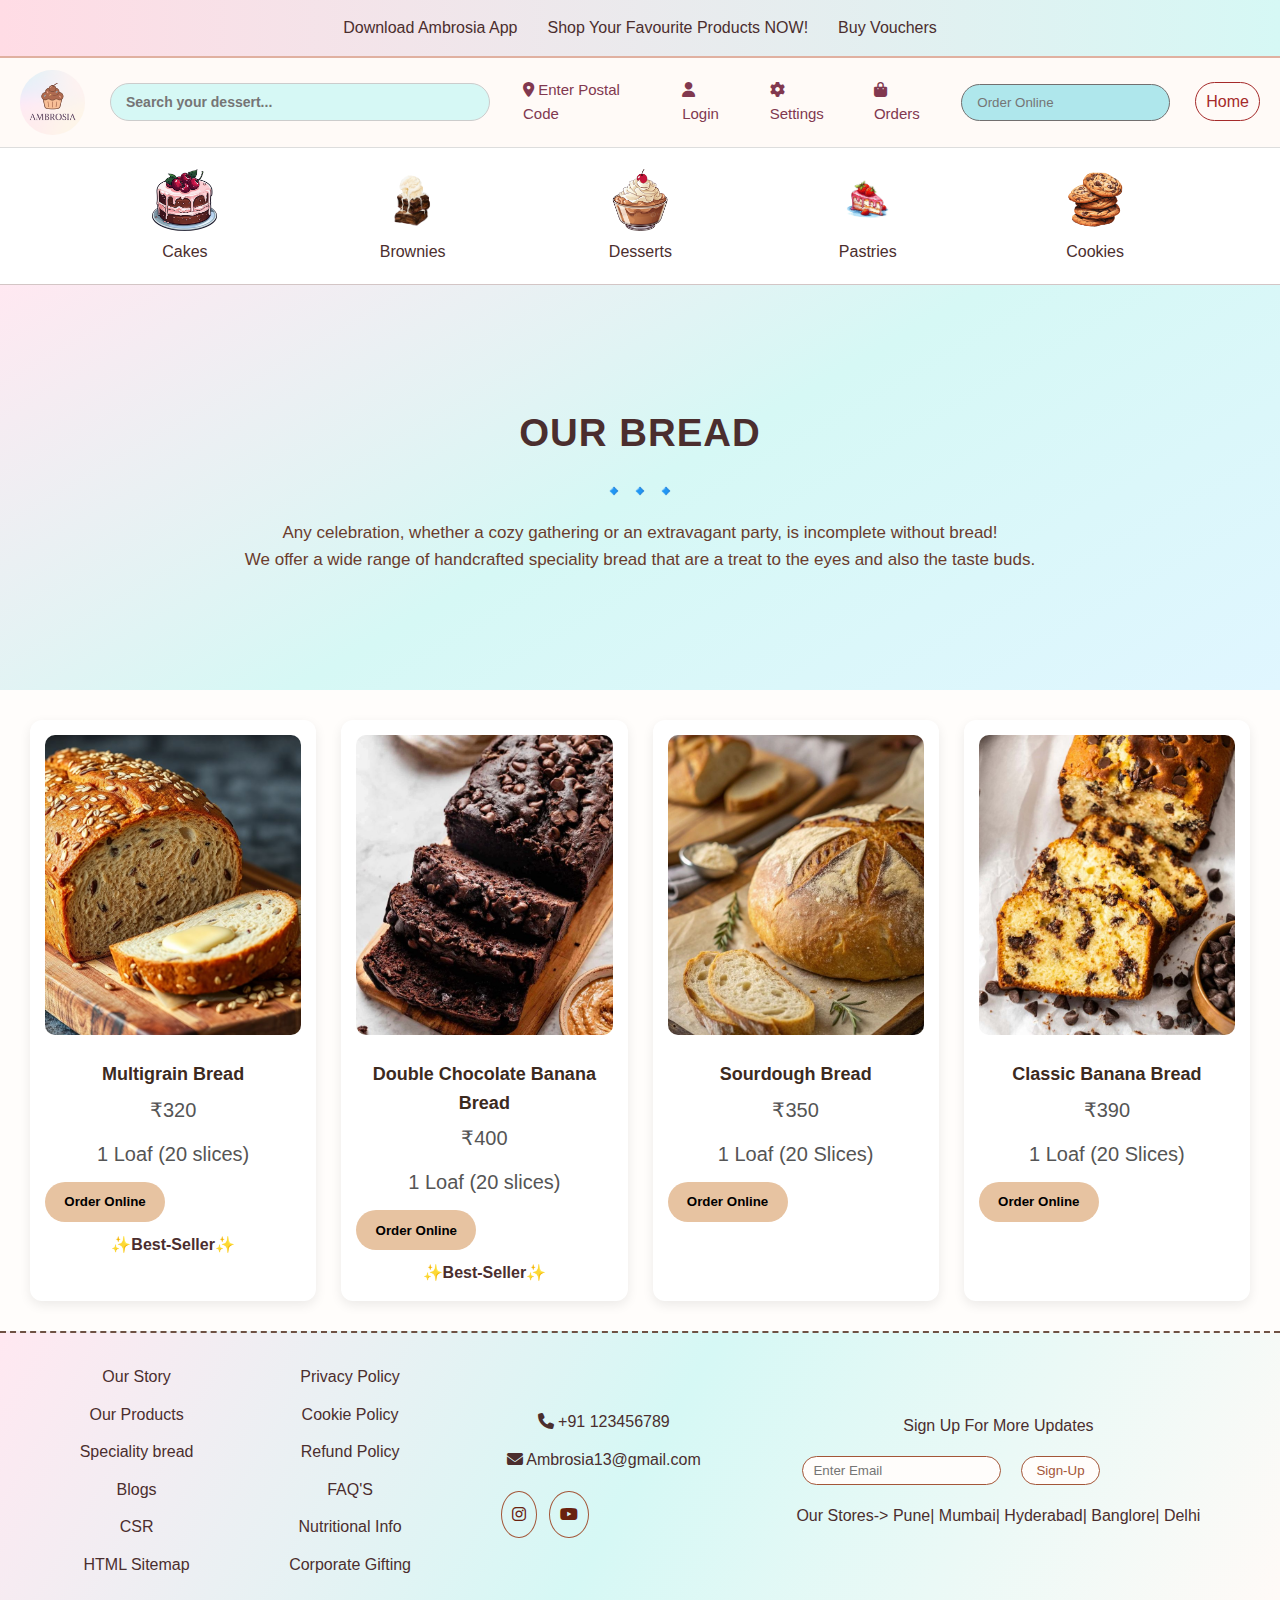
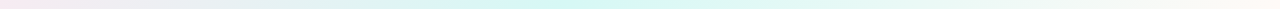
<file: breadindex.html>
<!DOCTYPE html>
<html lang="en">
<head>
  <meta charset="UTF-8">
  <meta name="viewport" content="width=device-width, initial-scale=1.0">
  <link rel="stylesheet" href="breadstyle.css">
   <link rel="stylesheet" href="https://cdnjs.cloudflare.com/ajax/libs/font-awesome/6.5.0/css/all.min.css">
  <title>bread</title>
</head>
<body>
  <!-- HEADER -->
  <div class="header">
    <div class="header-contents">
      <ul class="header-content-list">
        <li>Download Ambrosia App</li>
        <li>Shop Your Favourite Products NOW!</li>
        <li>Buy Vouchers</li>
      </ul>
    </div>
  </div>

  <!-- SEARCH BAR -->
  <div class="search-bar">
    <div class="search-bar-contents">
      <img src="logo.png" alt="logo">
      <div class="search-box">
        <input type="search" name="search-bar" id="search-bar" placeholder="Search your dessert...">
      </div>
      <ul class="search-bar-content-list">
        <li><i class="fa-solid fa-location-dot"></i> Enter Postal Code</li>
        <li><i class="fa-solid fa-user"></i> Login</li>
        <li><i class="fa-solid fa-gear"></i> Settings</li>
        <li><i class="fa-solid fa-bag-shopping"></i> Orders</li>
      </ul>
      <div class="order-box">
        <input type="search" name="order-bar" id="order-bar" placeholder="Order Online">
      </div>
      <div class="home">
        <a href="index.html">Home</a>
      </div>
    </div>
  </div>

  <!-- TOP MENU -->
  <div class="menu">
     <a href="cakeindex.html" class="item"><img src="cake.png" alt="cake"><span>Cakes</span></a>
    <a href="brownieindex.html" class="item"><img src="brownie1.png" alt="Brownies"><span>Brownies</span></a>
    <a href="dessertindex.html" class="item"><img src="dessert.png" alt="Desserts"><span>Desserts</span></a>
    <a href="pastryindex.html" class="item"><img src="pastry.png" alt="Pastries"><span>Pastries</span></a>
    <a href="cookieindex.html" class="item"><img src="cookies.png" alt="Cookies"><span>Cookies</span></a>
  </div>

  <!-- HERO -->
  <div class="hero">
    <div class="hero-image">
      <h2 id="head-hero">Our Bread</h2>
      <p id="line-seperator">🔹🔹🔹</p>
      <p id="head-para">Any celebration, whether a cozy gathering or an extravagant party, is incomplete without bread! <br> We offer a wide range of handcrafted speciality bread that are a treat to the eyes and also the taste buds.</p>
    </div>
  </div>

  <!-- MAIN MENU + FILTERS -->
  <div class="menu-wrapper">
    <!-- Filters -->
    <!-- bread Cards -->
    <div class="bread-menu">
      <div class="bread-item">
        <img src="Multigrain Bread.jpeg" alt="bread">
        <h4 class="bread-name">Multigrain Bread</h4>
        <p class="bread-price">₹320</p>
         <p class="bread-quantity">1 Loaf (20 slices)</p>
       <button class="add-btn" onclick="window.location.href='login.html'">
  Order Online
</button>

        <span class="best-seller">✨Best-Seller✨</span>
      </div>
      <div class="bread-item">
        <img src="Double Chocolate Banana Bread.jpeg" alt="bread">
        <h4 class="bread-name">Double Chocolate Banana Bread</h4>
        <p class="bread-price">₹400</p>
         <p class="bread-quantity">1 Loaf (20 slices)</p>
       <button class="add-btn" onclick="window.location.href='login.html'">
  Order Online
</button>

         <span class="best-seller">✨Best-Seller✨</span>
      </div>
      <div class="bread-item">
        <img src="Sourdough.jpeg" alt="bread">
        <h4 class="bread-name">Sourdough Bread</h4>
        <p class="bread-price">₹350</p>
         <p class="bread-quantity">1 Loaf (20 Slices)</p>
       <button class="add-btn" onclick="window.location.href='login.html'">
  Order Online
</button>

      </div>
      <div class="bread-item">
        <img src="banana bread.jpeg" alt="bread">
        <h4 class="bread-name">Classic Banana Bread</h4>
        <p class="bread-price">₹390</p>
        <p class="bread-quantity">1 Loaf (20 Slices)</p>
       <button class="add-btn" onclick="window.location.href='login.html'">
  Order Online
</button>

      </div>
    </div>
  </div>
  <div class="footer">
    <div class="footer-content">
        <ul>
            <li>Our Story</li>
            <li>Our Products</li>
            <li>Speciality bread</li>
            <li>Blogs</li>
            <li>CSR</li>
            <li>HTML Sitemap</li>
        </ul>
        <ul>
            <li>Privacy Policy</li>
            <li>Cookie Policy</li>
            <li>Refund Policy</li>
            <li>FAQ'S</li>
            <li>Nutritional Info</li>
            <li>Corporate Gifting</li>
        </ul>
        <ul>
            <li><i class="fas fa-phone"></i> +91 123456789</li>
            <li><i class="fas fa-envelope"></i> Ambrosia13@gmail.com</li>
            <ul id="online-info">
                <li><a href="#" target="_blank"><i class="fab fa-instagram"></i></a></li>
                <li><a href="#" target="_blank"><i class="fab fa-youtube"></i></a></li>
            </ul>
            </ul>
            <ul>
                <li>Sign Up For More Updates</li>
                <li>
                    <ul id="search-info">
                    <li><input type="search" name="email" id="email" placeholder="Enter Email"></li>
                    <li><input type="button" value="Sign-Up" id="sign-up"></li>
                </ul></li>
                <li>Our Stores-> Pune| Mumbai| Hyderabad| Banglore| Delhi</li>
            </ul>
    </div>
</div>
</body>
<script src="script.js"></script>
</html>
</file>
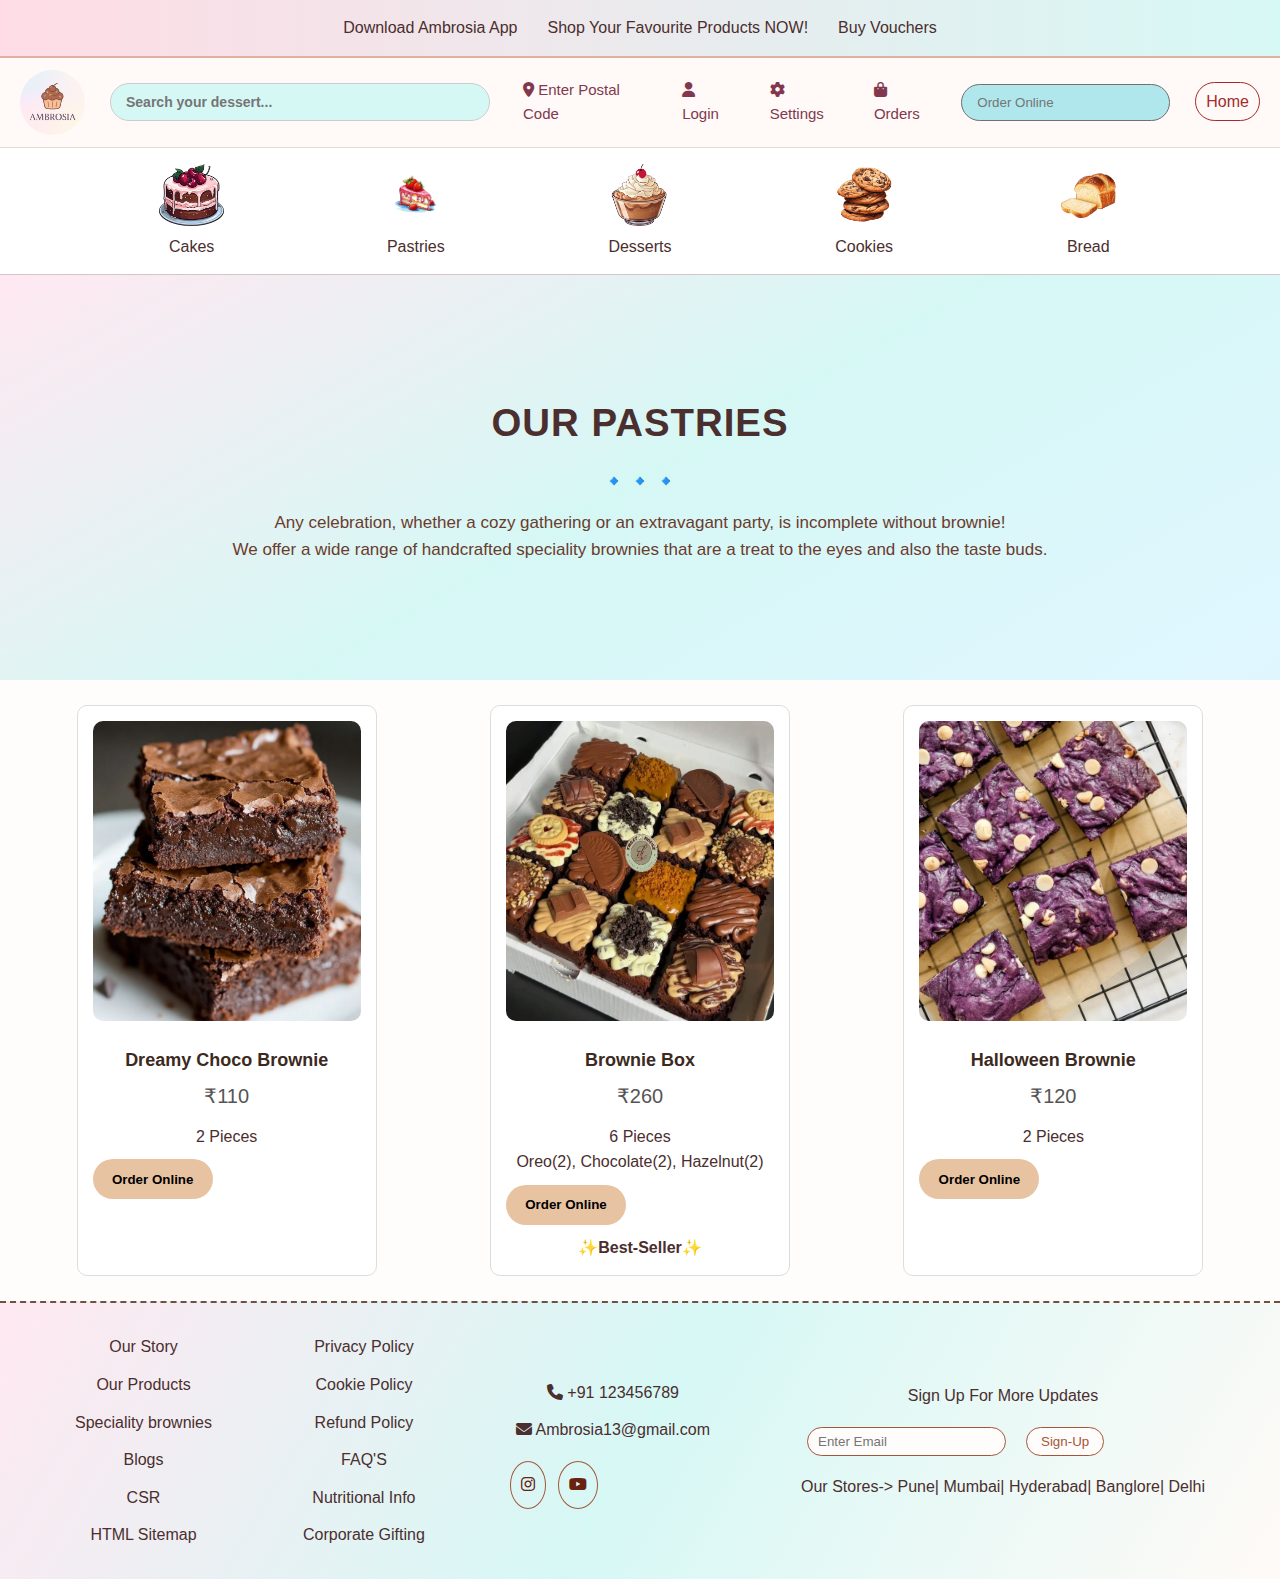
<file: brownieindex.html>
<!DOCTYPE html>
<html lang="en">
<head>
  <meta charset="UTF-8">
  <meta name="viewport" content="width=device-width, initial-scale=1.0">
  <link rel="stylesheet" href="browniestyle.css">
   <link rel="stylesheet" href="https://cdnjs.cloudflare.com/ajax/libs/font-awesome/6.5.0/css/all.min.css">
  <title>brownies</title>
</head>
<body>

  <!-- HEADER -->
  <div class="header">
    <div class="header-contents">
      <ul class="header-content-list">
        <li>Download Ambrosia App</li>
        <li>Shop Your Favourite Products NOW!</li>
        <li>Buy Vouchers</li>
      </ul>
    </div>
  </div>

  <!-- SEARCH BAR -->
  <div class="search-bar">
    <div class="search-bar-contents">
      <img src="logo.png" alt="logo">
      <div class="search-box">
        <input type="search" name="search-bar" id="search-bar" placeholder="Search your dessert...">
      </div>
      <ul class="search-bar-content-list">
        <li><i class="fa-solid fa-location-dot"></i> Enter Postal Code</li>
        <li><i class="fa-solid fa-user"></i> Login</li>
        <li><i class="fa-solid fa-gear"></i> Settings</li>
        <li><i class="fa-solid fa-bag-shopping"></i> Orders</li>
      </ul>
      <div class="order-box">
        <input type="search" name="order-bar" id="order-bar" placeholder="Order Online">
      </div>
      <div class="home">
        <a href="index.html">Home</a>
      </div>
    </div>
  </div>

  <!-- TOP MENU -->
  <div class="menu">
     <a href="cakeindex.html" class="item"><img src="cake.png" alt="cakes"><span>Cakes</span></a>
    <a href="pastryindex.html" class="item"><img src="pastry.png" alt="pastries"><span>Pastries</span></a>
    <a href="dessertindex.html" class="item"><img src="dessert.png" alt="Desserts"><span>Desserts</span></a>
    <a href="cookieindex.html" class="item"><img src="cookies.png" alt="Cookies"><span>Cookies</span></a>
    <a href="breadindex.html" class="item"><img src="bread.png" alt="Bread"><span>Bread</span></a>
  </div>

  <!-- HERO -->
  <div class="hero">
    <div class="hero-image">
      <h2 id="head-hero">Our pastries</h2>
      <p id="line-seperator">🔹🔹🔹</p>
      <p id="head-para">Any celebration, whether a cozy gathering or an extravagant party, is incomplete without brownie! <br> We offer a wide range of handcrafted speciality brownies that are a treat to the eyes and also the taste buds.</p>
    </div>
  </div>

  <!-- MAIN MENU + FILTERS -->

    <!-- brownie Cards -->
    <div class="brownie-menu">
      <div class="brownie-item">
        <img src="Brownie Fudgy .jpeg" alt="brownie">
        <h4 class="brownie-name">Dreamy Choco Brownie</h4>
        <p class="brownie-price">₹110</p>
         <p class="brownie-quantity">2 Pieces</p>
       <button class="add-btn" onclick="window.location.href='login.html'">
  Order Online
</button>

      </div>
      <div class="brownie-item">
        <img src="browniebox.jpeg" alt="red velvetbrownie">
        <h4 class="brownie-name">Brownie Box</h4>
        <p class="brownie-price">₹260</p>
         <p class="brownie-quantity">6 Pieces</p>
         <p class="brownie-quantity">Oreo(2), Chocolate(2), Hazelnut(2)</p>
       <button class="add-btn" onclick="window.location.href='login.html'">
  Order Online
</button>

         <span class="best-seller">✨Best-Seller✨</span>
      </div>
      <div class="brownie-item">
        <img src="Halloween brownie.jpeg" alt="Biscoff brownie">
        <h4 class="brownie-name">Halloween Brownie</h4>
        <p class="brownie-price">₹120</p>
         <p class="brownie-quantity">2 Pieces</p>
       <button class="add-btn" onclick="window.location.href='login.html'">
  Order Online
</button>

      </div>
    </div>
  <div class="footer">
    <div class="footer-content">
        <ul>
            <li>Our Story</li>
            <li>Our Products</li>
            <li>Speciality brownies</li>
            <li>Blogs</li>
            <li>CSR</li>
            <li>HTML Sitemap</li>
        </ul>
        <ul>
            <li>Privacy Policy</li>
            <li>Cookie Policy</li>
            <li>Refund Policy</li>
            <li>FAQ'S</li>
            <li>Nutritional Info</li>
            <li>Corporate Gifting</li>
        </ul>
        <ul>
            <li><i class="fas fa-phone"></i> +91 123456789</li>
            <li><i class="fas fa-envelope"></i> Ambrosia13@gmail.com</li>
            <ul id="online-info">
                <li><a href="#" target="_blank"><i class="fab fa-instagram"></i></a></li>
                <li><a href="#" target="_blank"><i class="fab fa-youtube"></i></a></li>
            </ul>
            </ul>
            <ul>
                <li>Sign Up For More Updates</li>
                <li>
                    <ul id="search-info">
                    <li><input type="search" name="email" id="email" placeholder="Enter Email"></li>
                    <li><input type="button" value="Sign-Up" id="sign-up"></li>
                </ul></li>
                <li>Our Stores-> Pune| Mumbai| Hyderabad| Banglore| Delhi</li>
            </ul>
    </div>
</div>
</body>
<script src="script.js"></script>
</html>
</file>
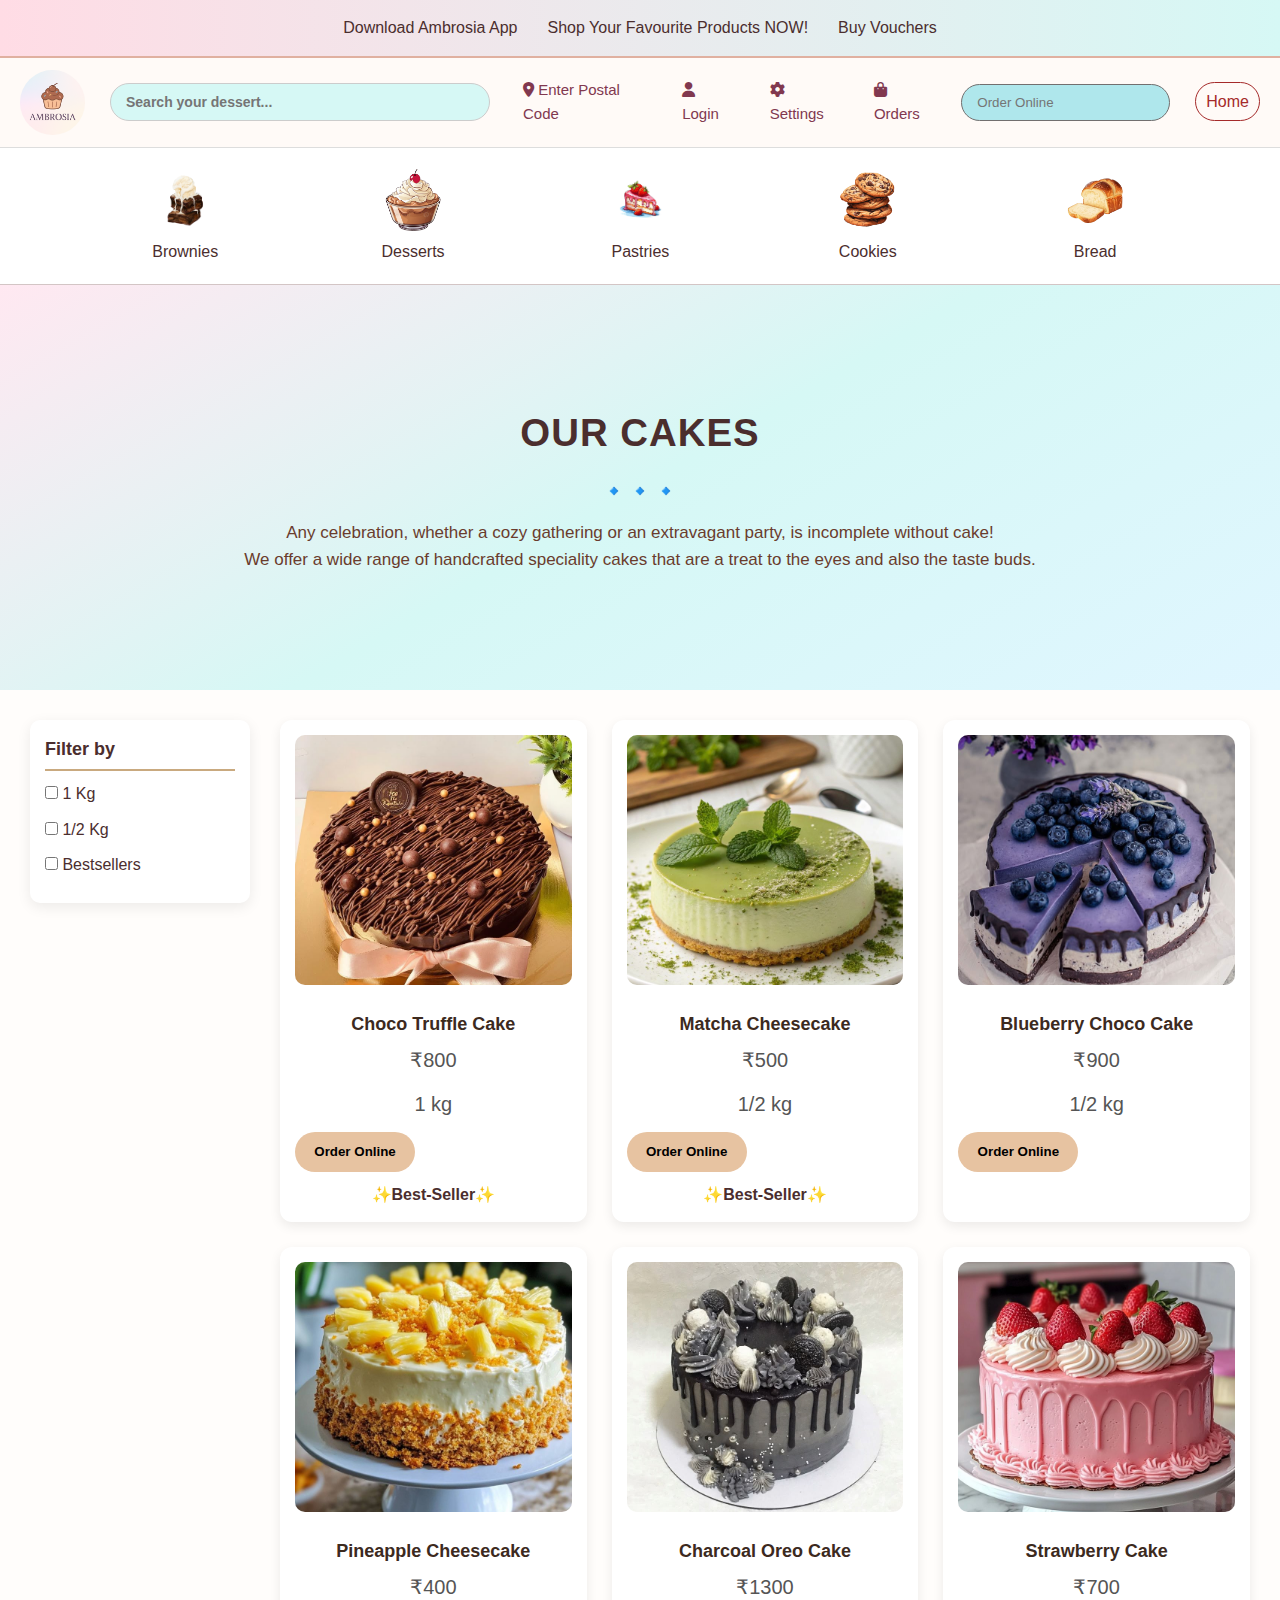
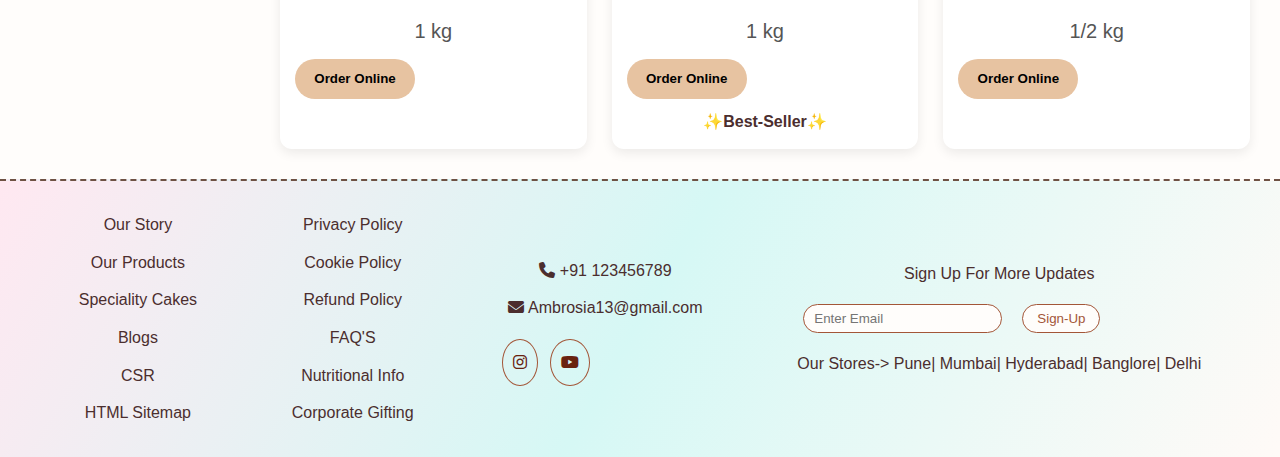
<file: cakeindex.html>
<!DOCTYPE html>
<html lang="en">
<head>
  <meta charset="UTF-8">
  <meta name="viewport" content="width=device-width, initial-scale=1.0">
  <link rel="stylesheet" href="cakestyle.css">
   <link rel="stylesheet" href="https://cdnjs.cloudflare.com/ajax/libs/font-awesome/6.5.0/css/all.min.css">
  <title>Cakes</title>
</head>
<body>
  <!-- HEADER -->
  <div class="header">
    <div class="header-contents">
      <ul class="header-content-list">
        <li>Download Ambrosia App</li>
        <li>Shop Your Favourite Products NOW!</li>
        <li>Buy Vouchers</li>
      </ul>
    </div>
  </div>

  <!-- SEARCH BAR -->
  <div class="search-bar">
    <div class="search-bar-contents">
      <img src="logo.png" alt="logo">
      <div class="search-box">
        <input type="search" name="search-bar" id="search-bar" placeholder="Search your dessert...">
      </div>
      <ul class="search-bar-content-list">
        <li><i class="fa-solid fa-location-dot"></i> Enter Postal Code</li>
        <li><i class="fa-solid fa-user"></i> Login</li>
        <li><i class="fa-solid fa-gear"></i> Settings</li>
        <li><i class="fa-solid fa-bag-shopping"></i> Orders</li>
      </ul>
      <div class="order-box">
        <input type="search" name="order-bar" id="order-bar" placeholder="Order Online">
      </div>
      <div class="home">
        <a href="index.html">Home</a>
      </div>
    </div>
  </div>

  <!-- TOP MENU -->
  <div class="menu">
    <a href="brownieindex.html" class="item"><img src="brownie1.png" alt="Brownies"><span>Brownies</span></a>
    <a href="dessertindex.html" class="item"><img src="dessert.png" alt="Desserts"><span>Desserts</span></a>
    <a href="pastryindex.html" class="item"><img src="pastry.png" alt="Pastries"><span>Pastries</span></a>
    <a href="cookieindex.html" class="item"><img src="cookies.png" alt="Cookies"><span>Cookies</span></a>
    <a href="breadindex.html" class="item"><img src="bread.png" alt="Bread"><span>Bread</span></a>
  </div>

  <!-- HERO -->
  <div class="hero">
    <div class="hero-image">
      <h2 id="head-hero">Our Cakes</h2>
      <p id="line-seperator">🔹🔹🔹</p>
      <p id="head-para">Any celebration, whether a cozy gathering or an extravagant party, is incomplete without cake! <br> We offer a wide range of handcrafted speciality cakes that are a treat to the eyes and also the taste buds.</p>
    </div>
  </div>

  <!-- MAIN MENU + FILTERS -->
  <div class="menu-wrapper">
    <!-- Filters -->
    <div class="filters">
      <h3>Filter by</h3>
      <ul>
        <li><input type="checkbox" id="kg1"><label for="kg1"> 1 Kg</label></li>
        <li><input type="checkbox" id="kgHalf"><label for="kgHalf"> 1/2 Kg</label></li>
        <li><input type="checkbox" id="bestseller"><label for="bestseller"> Bestsellers</label></li>
      </ul>
    </div>

    <!-- Cake Cards -->
    <div class="cake-menu">
      <div class="cake-item">
        <img src="chocotrufflecake.jpeg" alt="Choco Truffle Cake">
        <h4 class="cake-name">Choco Truffle Cake</h4>
        <p class="cake-price">₹800</p>
         <p class="cake-quantity">1 kg</p>
       <button class="add-btn" onclick="window.location.href='login.html'">
  Order Online
</button>

        <span class="best-seller">✨Best-Seller✨</span>
      </div>
      <div class="cake-item">
        <img src="matcha cheese cake.jpeg" alt="Matcha Cheesecake">
        <h4 class="cake-name">Matcha Cheesecake</h4>
        <p class="cake-price">₹500</p>
         <p class="cake-quantity">1/2 kg</p>
       <button class="add-btn" onclick="window.location.href='login.html'">
  Order Online
</button>

         <span class="best-seller">✨Best-Seller✨</span>
      </div>
      <div class="cake-item">
        <img src="blueberry choco cake.jpeg" alt="Blueberry Choco Cake">
        <h4 class="cake-name">Blueberry Choco Cake</h4>
        <p class="cake-price">₹900</p>
         <p class="cake-quantity">1/2 kg</p>
       <button class="add-btn" onclick="window.location.href='login.html'">
  Order Online
</button>

      </div>
      <div class="cake-item">
        <img src="pineapple cheese cake.jpeg" alt="Pineapple Cheesecake">
        <h4 class="cake-name">Pineapple Cheesecake</h4>
        <p class="cake-price">₹400</p>
        <p class="cake-quantity">1 kg</p>
       <button class="add-btn" onclick="window.location.href='login.html'">
  Order Online
</button>

      </div>
      <div class="cake-item">
        <img src="charcoal oreo cake.jpeg" alt="Charcoal Oreo Cake">
        <h4 class="cake-name">Charcoal Oreo Cake</h4>
        <p class="cake-price">₹1300</p>
         <p class="cake-quantity">1 kg</p>
       <button class="add-btn" onclick="window.location.href='login.html'">
  Order Online
</button>

         <span class="best-seller">✨Best-Seller✨</span>
      </div>
      <div class="cake-item">
        <img src="strawberrycake.jpeg" alt="Strawberry Cake">
        <h4 class="cake-name">Strawberry Cake</h4>
        <p class="cake-price">₹700</p>
         <p class="cake-quantity">1/2 kg</p>
       <button class="add-btn" onclick="window.location.href='login.html'">
  Order Online
</button>

      </div>
    </div>
  </div>
  <div class="footer">
    <div class="footer-content">
        <ul>
            <li>Our Story</li>
            <li>Our Products</li>
            <li>Speciality Cakes</li>
            <li>Blogs</li>
            <li>CSR</li>
            <li>HTML Sitemap</li>
        </ul>
        <ul>
            <li>Privacy Policy</li>
            <li>Cookie Policy</li>
            <li>Refund Policy</li>
            <li>FAQ'S</li>
            <li>Nutritional Info</li>
            <li>Corporate Gifting</li>
        </ul>
        <ul>
            <li><i class="fas fa-phone"></i> +91 123456789</li>
            <li><i class="fas fa-envelope"></i> Ambrosia13@gmail.com</li>
            <ul id="online-info">
                <li><a href="#" target="_blank"><i class="fab fa-instagram"></i></a></li>
                <li><a href="#" target="_blank"><i class="fab fa-youtube"></i></a></li>
            </ul>
            </ul>
            <ul>
                <li>Sign Up For More Updates</li>
                <li>
                    <ul id="search-info">
                    <li><input type="search" name="email" id="email" placeholder="Enter Email"></li>
                    <li><input type="button" value="Sign-Up" id="sign-up"></li>
                </ul></li>
                <li>Our Stores-> Pune| Mumbai| Hyderabad| Banglore| Delhi</li>
            </ul>
    </div>
</div>
</body>
<script src="script.js"></script>
</html>
</file>
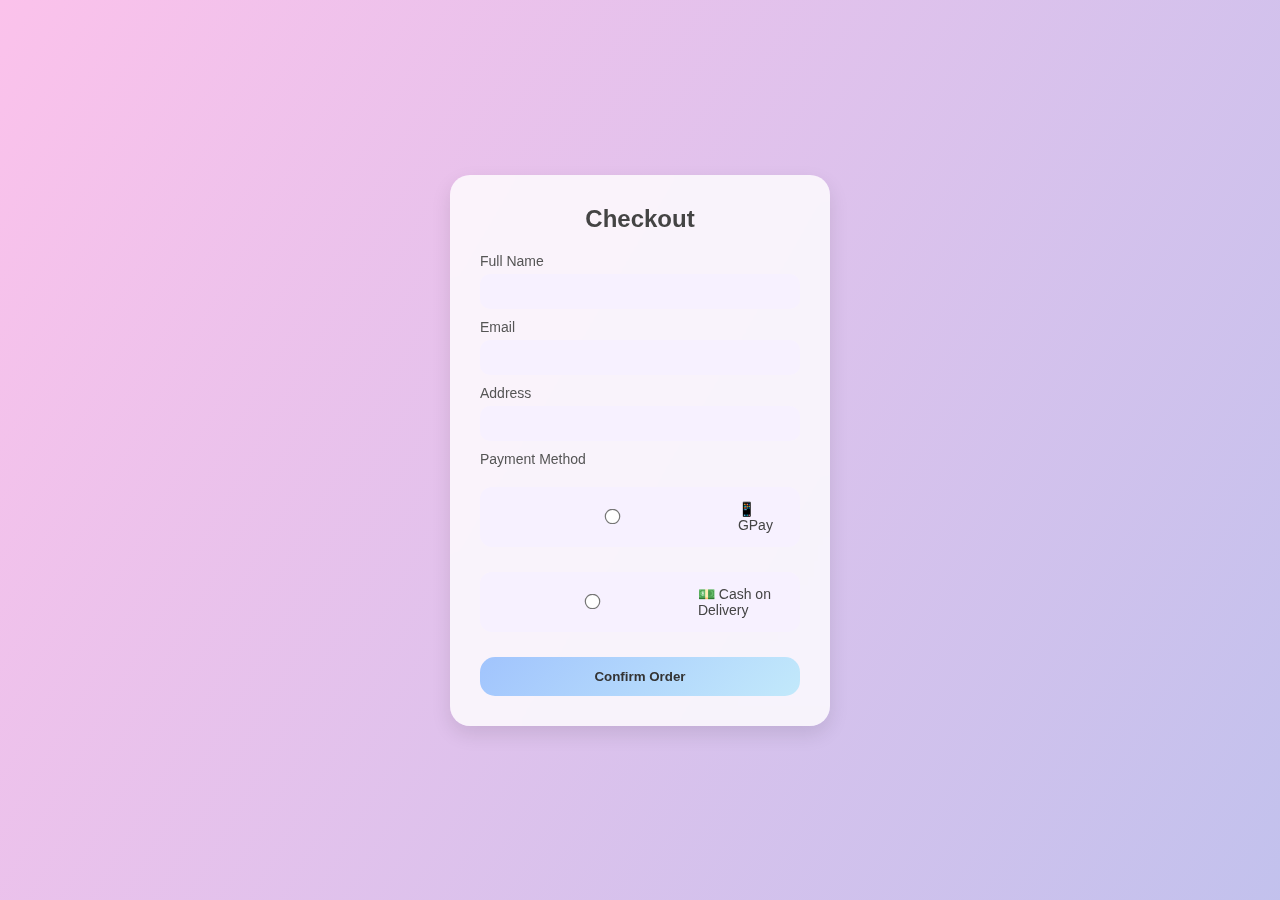
<file: checkout.html>
<!DOCTYPE html>
<html lang="en">
<head>
  <meta charset="UTF-8">
  <meta name="viewport" content="width=device-width, initial-scale=1.0">
  <title>Checkout Page</title>
  <style>
    * {
      margin: 0;
      padding: 0;
      box-sizing: border-box;
      font-family: "Poppins", sans-serif;
    }

    body {
      background: linear-gradient(120deg, #fbc2eb, #a6c1ee, #d4fc79);
      background-size: 300% 300%;
      animation: bgShift 10s infinite alternate;
      display: flex;
      justify-content: center;
      align-items: center;
      height: 100vh;
    }

    @keyframes bgShift {
      0% { background-position: left; }
      100% { background-position: right; }
    }

    .checkout-box {
      background: rgba(255, 255, 255, 0.8);
      padding: 30px;
      border-radius: 20px;
      width: 380px;
      box-shadow: 0 8px 20px rgba(0,0,0,0.1);
      backdrop-filter: blur(8px);
      animation: fadeIn 1.5s ease-in-out;
    }

    @keyframes fadeIn {
      from { opacity: 0; transform: translateY(20px); }
      to { opacity: 1; transform: translateY(0); }
    }

    h2 {
      text-align: center;
      color: #444;
      margin-bottom: 20px;
    }

    label {
      display: block;
      margin: 10px 0 5px;
      font-size: 14px;
      color: #555;
    }

    input, select {
      width: 100%;
      padding: 10px;
      border: none;
      border-radius: 10px;
      outline: none;
      background: #f7f1ff;
      transition: 0.3s;
    }

    input:focus {
      background: #fff;
      box-shadow: 0 0 8px rgba(150, 120, 255, 0.5);
    }

    /* Payment card styling */
    .payment-options {
      margin-top: 10px;
      display: flex;
      gap: 10px;
      flex-direction: column;
    }

    .payment-option {
      display: flex;
      align-items: center;
      gap: 10px;
      padding: 12px 15px;
      border-radius: 12px;
      background: #f7f1ff;
      cursor: pointer;
      border: 2px solid transparent;
      transition: all 0.3s ease;
      font-size: 14px;
      color: #444;
    }

    .payment-option:hover {
      background: #fff;
      border-color: #a1c4fd;
    }

    .payment-option input[type="radio"] {
      accent-color: #6a5acd; /* nice purple */
      transform: scale(1.2);
      cursor: pointer;
    }

    .payment-option span {
      font-weight: 500;
    }

    .btn {
      margin-top: 20px;
      width: 100%;
      padding: 12px;
      border: none;
      border-radius: 15px;
      background: linear-gradient(135deg, #a1c4fd, #c2e9fb);
      color: #333;
      font-weight: bold;
      cursor: pointer;
      transition: transform 0.2s;
    }

    .btn:hover {
      transform: scale(1.05);
    }

    .success-msg {
      text-align: center;
      margin-top: 15px;
      color: green;
      font-weight: bold;
      display: none;
    }

    .hidden {
      display: none;
    }
  </style>
</head>
<body>
  <div class="checkout-box">
    <h2>Checkout</h2>
    <form id="checkoutForm">
      <label for="name">Full Name</label>
      <input type="text" id="name" required>

      <label for="email">Email</label>
      <input type="email" id="email" required>

      <label for="address">Address</label>
      <input type="text" id="address" required>

      <label>Payment Method</label>
      <div class="payment-options">
        <label class="payment-option">
          <input type="radio" name="payment" value="gpay" id="gpay" required>
          <span>📱 GPay</span>
        </label>
        <label class="payment-option">
          <input type="radio" name="payment" value="cod" id="cod">
          <span>💵 Cash on Delivery</span>
        </label>
      </div>

      <!-- GPay input -->
      <div id="gpayBox" class="hidden">
        <label for="upi">Enter UPI ID (GPay)</label>
        <input type="text" id="upi" placeholder="example@upi">
      </div>

      <!-- COD info -->
      <div id="codBox" class="hidden">
        <p style="margin-top:10px; font-size:14px; color:#444;">💵 Pay with cash upon delivery.</p>
      </div>

      <button type="submit" class="btn">Confirm Order</button>
      <p class="success-msg" id="successMsg">✅ Order Placed Successfully!</p>
    </form>
  </div>

  <script>
    const form = document.getElementById("checkoutForm");
    const successMsg = document.getElementById("successMsg");
    const gpayRadio = document.getElementById("gpay");
    const codRadio = document.getElementById("cod");
    const gpayBox = document.getElementById("gpayBox");
    const codBox = document.getElementById("codBox");

    // Show / Hide payment fields
    gpayRadio.addEventListener("change", () => {
      gpayBox.classList.remove("hidden");
      codBox.classList.add("hidden");
    });

    codRadio.addEventListener("change", () => {
      codBox.classList.remove("hidden");
      gpayBox.classList.add("hidden");
    });

    // Submit form
    form.addEventListener("submit", function(e) {
      e.preventDefault(); // stop refresh

      const name = document.getElementById("name").value;
      const email = document.getElementById("email").value;
      const address = document.getElementById("address").value;
      let paymentMethod = "";
      let paymentDetails = "";

      if (gpayRadio.checked) {
        paymentMethod = "GPay";
        paymentDetails = document.getElementById("upi").value;
      } else if (codRadio.checked) {
        paymentMethod = "Cash on Delivery";
      }

      console.log("=== Checkout Details ===");
      console.log("Full Name:", name);
      console.log("Email:", email);
      console.log("Address:", address);
      console.log("Payment Method:", paymentMethod);
      console.log("Details:", paymentDetails);

      successMsg.style.display = "block";

      setTimeout(() => {
        successMsg.style.display = "none";
        form.reset();
        gpayBox.classList.add("hidden");
        codBox.classList.add("hidden");
      }, 3000);
    });
  </script>
</body>
</html>
</file>
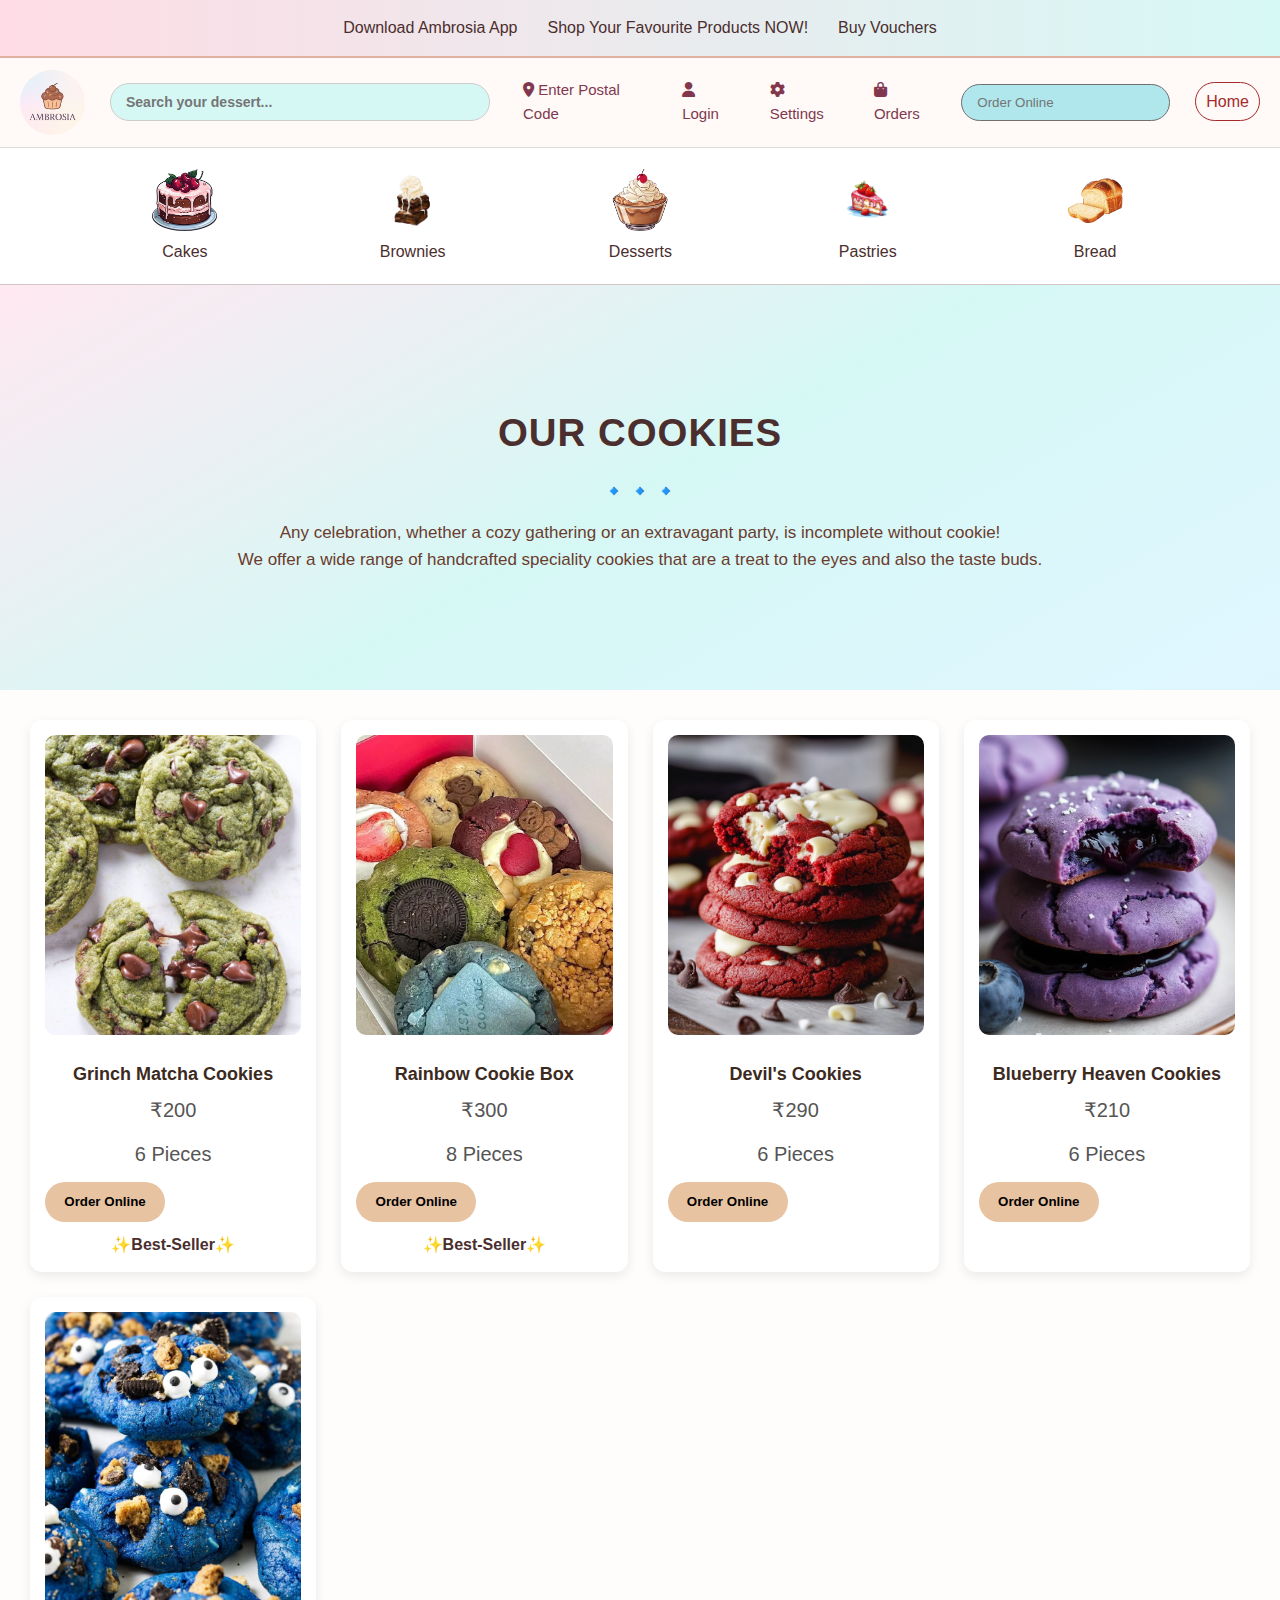
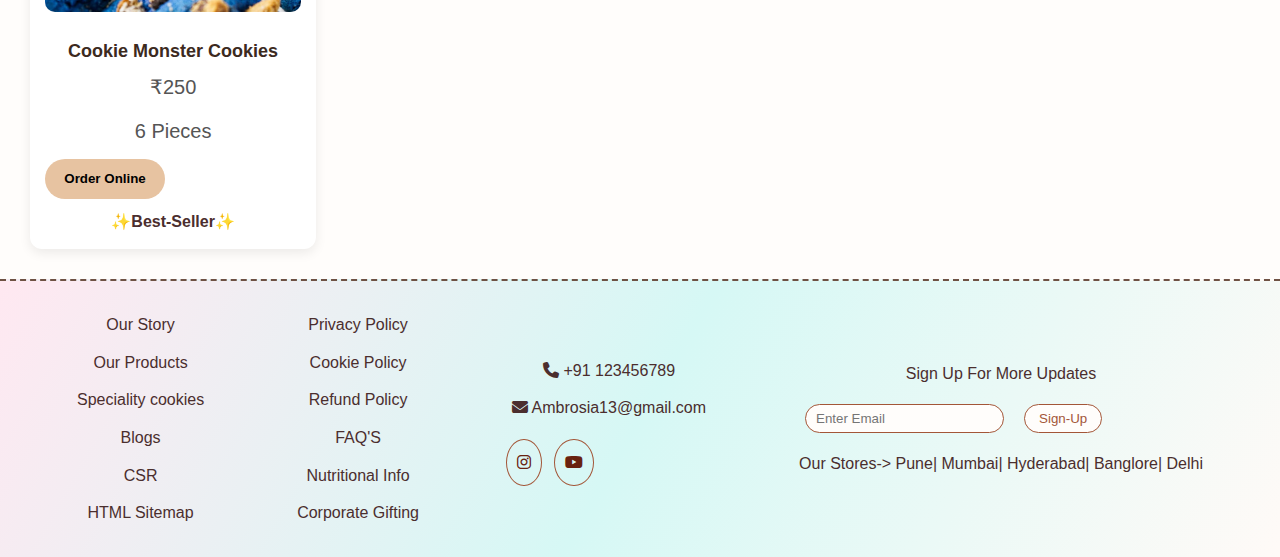
<file: cookieindex.html>
<!DOCTYPE html>
<html lang="en">
<head>
  <meta charset="UTF-8">
  <meta name="viewport" content="width=device-width, initial-scale=1.0">
  <link rel="stylesheet" href="cookiestyle.css">
   <link rel="stylesheet" href="https://cdnjs.cloudflare.com/ajax/libs/font-awesome/6.5.0/css/all.min.css">
  <title>cookies</title>
</head>
<body>
  <!-- HEADER -->
  <div class="header">
    <div class="header-contents">
      <ul class="header-content-list">
        <li>Download Ambrosia App</li>
        <li>Shop Your Favourite Products NOW!</li>
        <li>Buy Vouchers</li>
      </ul>
    </div>
  </div>

  <!-- SEARCH BAR -->
  <div class="search-bar">
    <div class="search-bar-contents">
      <img src="logo.png" alt="logo">
      <div class="search-box">
        <input type="search" name="search-bar" id="search-bar" placeholder="Search your dessert...">
      </div>
      <ul class="search-bar-content-list">
        <li><i class="fa-solid fa-location-dot"></i> Enter Postal Code</li>
        <li><i class="fa-solid fa-user"></i> Login</li>
        <li><i class="fa-solid fa-gear"></i> Settings</li>
        <li><i class="fa-solid fa-bag-shopping"></i> Orders</li>
      </ul>
      <div class="order-box">
        <input type="search" name="order-bar" id="order-bar" placeholder="Order Online">
      </div>
      <div class="home">
        <a href="index.html">Home</a>
      </div>
    </div>
  </div>

  <!-- TOP MENU -->
  <div class="menu">
        <a href="cakeindex.html" class="item"><img src="cake.png" alt="Cake"><span>Cakes</span></a>
    <a href="brownieindex.html" class="item"><img src="brownie1.png" alt="Brownies"><span>Brownies</span></a>
    <a href="dessertindex.html" class="item"><img src="dessert.png" alt="Desserts"><span>Desserts</span></a>
    <a href="pastryindex.html" class="item"><img src="pastry.png" alt="Pastries"><span>Pastries</span></a>
    <a href="breadindex.html" class="item"><img src="bread.png" alt="Bread"><span>Bread</span></a>
  </div>

  <!-- HERO -->
  <div class="hero">
    <div class="hero-image">
      <h2 id="head-hero">Our cookies</h2>
      <p id="line-seperator">🔹🔹🔹</p>
      <p id="head-para">Any celebration, whether a cozy gathering or an extravagant party, is incomplete without cookie! <br> We offer a wide range of handcrafted speciality cookies that are a treat to the eyes and also the taste buds.</p>
    </div>
  </div>

  <!-- MAIN MENU + FILTERS -->
  <div class="menu-wrapper">
    <!-- Filters -->

    <!-- cookie Cards -->
    <div class="cookie-menu">
      <div class="cookie-item">
        <img src="Matcha Chocolate Chip Cookies.jpeg" alt="cookie">
        <h4 class="cookie-name">Grinch Matcha Cookies</h4>
        <p class="cookie-price">₹200</p>
         <p class="cookie-quantity">6 Pieces</p>
       <button class="add-btn" onclick="window.location.href='login.html'">
  Order Online
</button>

        <span class="best-seller">✨Best-Seller✨</span>
      </div>
      <div class="cookie-item">
        <img src="cookiebox.jpeg" alt="cookie">
        <h4 class="cookie-name">Rainbow Cookie Box</h4>
        <p class="cookie-price">₹300</p>
         <p class="cookie-quantity">8 Pieces</p>
       <button class="add-btn" onclick="window.location.href='login.html'">
  Order Online
</button>

         <span class="best-seller">✨Best-Seller✨</span>
      </div>
      <div class="cookie-item">
        <img src="Red Velvet Cheesecake Cookies.jpeg" alt="cookie">
        <h4 class="cookie-name">Devil's Cookies</h4>
        <p class="cookie-price">₹290</p>
         <p class="cookie-quantity">6 Pieces</p>
       <button class="add-btn" onclick="window.location.href='login.html'">
  Order Online
</button>

      </div>
      <div class="cookie-item">
        <img src="✨ Blueberry Heaven Cookies.jpeg" alt="cookie">
        <h4 class="cookie-name">Blueberry Heaven Cookies</h4>
        <p class="cookie-price">₹210</p>
        <p class="cookie-quantity">6 Pieces</p>
       <button class="add-btn" onclick="window.location.href='login.html'">
  Order Online
</button>

      </div>
      <div class="cookie-item">
        <img src="Cookie Monster Cookies.jpeg" alt="cookie">
        <h4 class="cookie-name">Cookie Monster Cookies</h4>
        <p class="cookie-price">₹250</p>
         <p class="cookie-quantity">6 Pieces</p>
       <button class="add-btn" onclick="window.location.href='login.html'">
  Order Online
</button>

         <span class="best-seller">✨Best-Seller✨</span>
      </div>
    </div>
  </div>
  <div class="footer">
    <div class="footer-content">
        <ul>
            <li>Our Story</li>
            <li>Our Products</li>
            <li>Speciality cookies</li>
            <li>Blogs</li>
            <li>CSR</li>
            <li>HTML Sitemap</li>
        </ul>
        <ul>
            <li>Privacy Policy</li>
            <li>Cookie Policy</li>
            <li>Refund Policy</li>
            <li>FAQ'S</li>
            <li>Nutritional Info</li>
            <li>Corporate Gifting</li>
        </ul>
        <ul>
            <li><i class="fas fa-phone"></i> +91 123456789</li>
            <li><i class="fas fa-envelope"></i> Ambrosia13@gmail.com</li>
            <ul id="online-info">
                <li><a href="#" target="_blank"><i class="fab fa-instagram"></i></a></li>
                <li><a href="#" target="_blank"><i class="fab fa-youtube"></i></a></li>
            </ul>
            </ul>
            <ul>
                <li>Sign Up For More Updates</li>
                <li>
                    <ul id="search-info">
                    <li><input type="search" name="email" id="email" placeholder="Enter Email"></li>
                    <li><input type="button" value="Sign-Up" id="sign-up"></li>
                </ul></li>
                <li>Our Stores-> Pune| Mumbai| Hyderabad| Banglore| Delhi</li>
            </ul>
    </div>
</div>
</body>
<script src="script.js"></script>
</html>
</file>
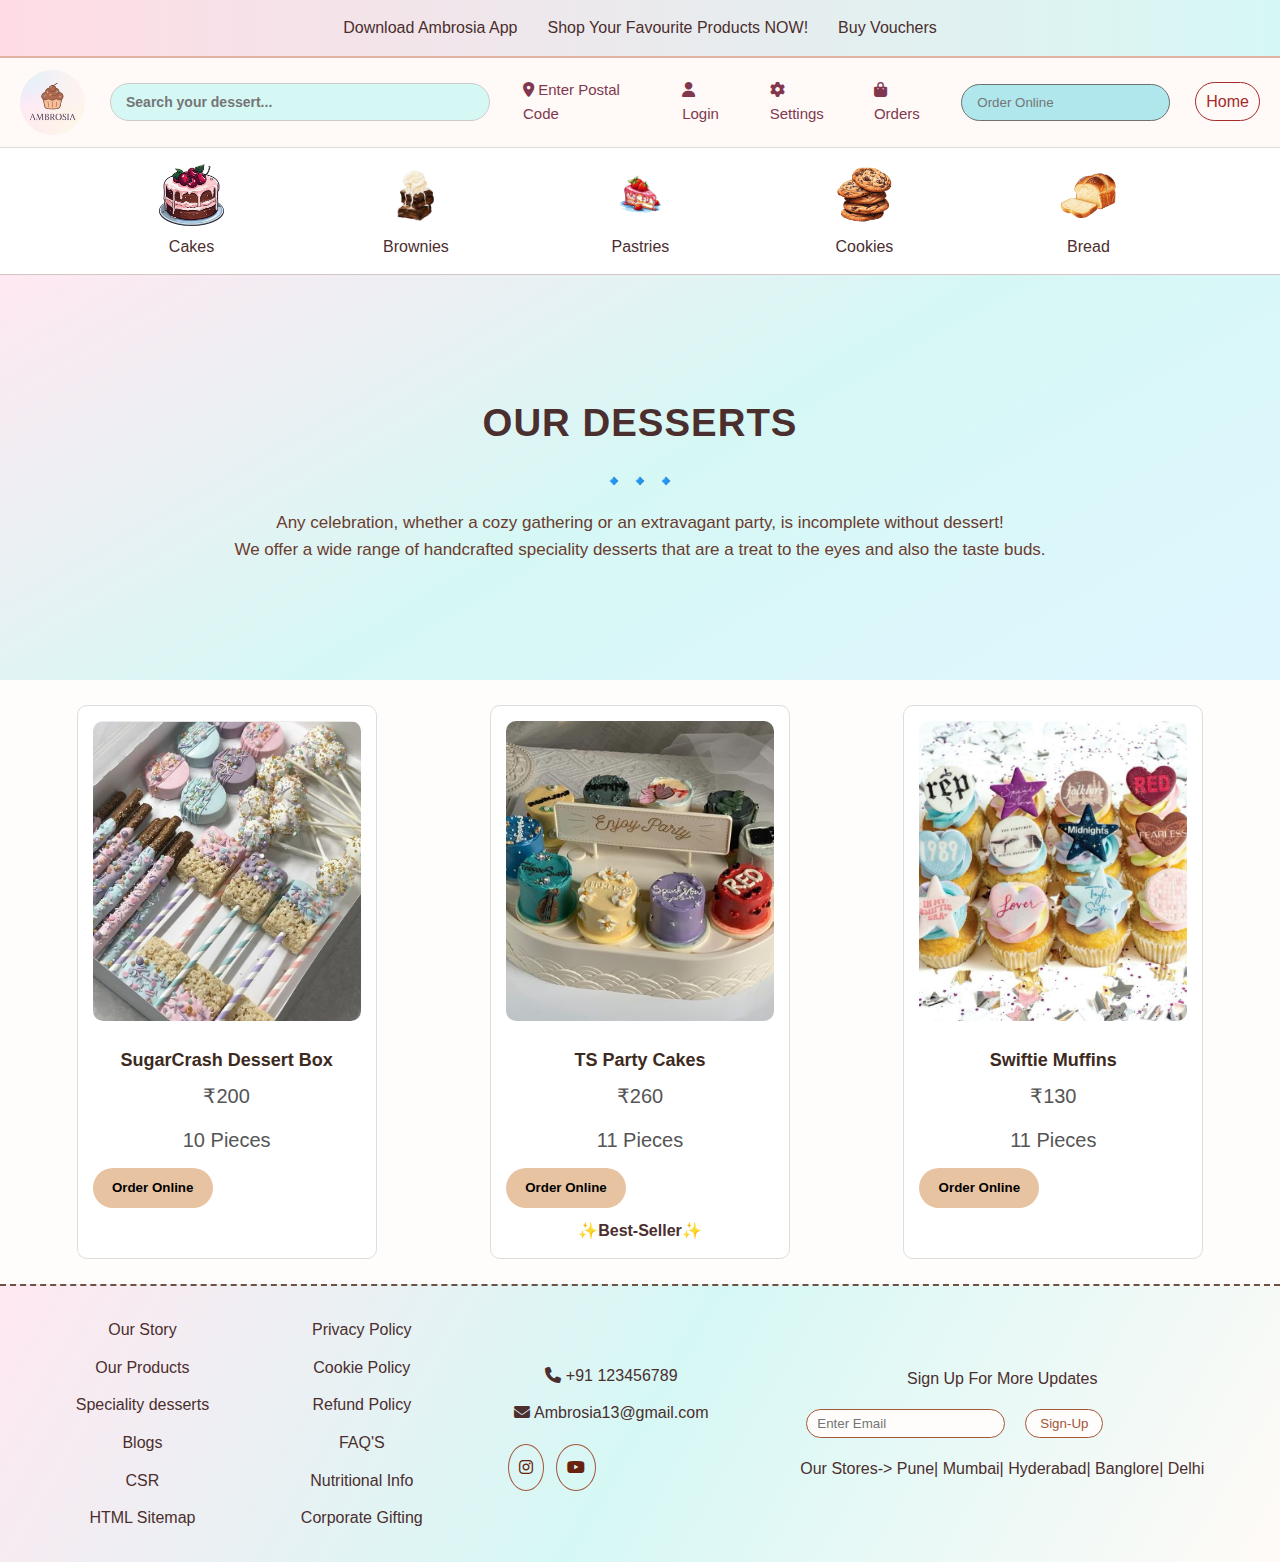
<file: dessertindex.html>
<!DOCTYPE html>
<html lang="en">
<head>
  <meta charset="UTF-8">
  <meta name="viewport" content="width=device-width, initial-scale=1.0">
  <link rel="stylesheet" href="dessertstyle.css">
   <link rel="stylesheet" href="https://cdnjs.cloudflare.com/ajax/libs/font-awesome/6.5.0/css/all.min.css">
  <title>desserts</title>
</head>
<body>
  <!-- HEADER -->
  <div class="header">
    <div class="header-contents">
      <ul class="header-content-list">
        <li>Download Ambrosia App</li>
        <li>Shop Your Favourite Products NOW!</li>
        <li>Buy Vouchers</li>
      </ul>
    </div>
  </div>

  <!-- SEARCH BAR -->
  <div class="search-bar">
    <div class="search-bar-contents">
      <img src="logo.png" alt="logo">
      <div class="search-box">
        <input type="search" name="search-bar" id="search-bar" placeholder="Search your dessert...">
      </div>
      <ul class="search-bar-content-list">
        <li><i class="fa-solid fa-location-dot"></i> Enter Postal Code</li>
        <li><i class="fa-solid fa-user"></i> Login</li>
        <li><i class="fa-solid fa-gear"></i> Settings</li>
        <li><i class="fa-solid fa-bag-shopping"></i> Orders</li>
      </ul>
      <div class="order-box">
        <input type="search" name="order-bar" id="order-bar" placeholder="Order Online">
      </div>
      <div class="home">
        <a href="index.html">Home</a>
      </div>
    </div>
  </div>

  <!-- TOP MENU -->
  <div class="menu">
     <a href="cakeindex.html" class="item"><img src="cake.png" alt="cakes"><span>Cakes</span></a>
    <a href="brownieindex.html" class="item"><img src="brownie1.png" alt="Brownies"><span>Brownies</span></a>
    <a href="pastryindex.html" class="item"><img src="pastry.png" alt="pastry"><span>Pastries</span></a>
    <a href="cookieindex.html" class="item"><img src="cookies.png" alt="Cookies"><span>Cookies</span></a>
    <a href="breadindex.html" class="item"><img src="bread.png" alt="Bread"><span>Bread</span></a>
  </div>

  <!-- HERO -->
  <div class="hero">
    <div class="hero-image">
      <h2 id="head-hero">Our Desserts</h2>
      <p id="line-seperator">🔹🔹🔹</p>
      <p id="head-para">Any celebration, whether a cozy gathering or an extravagant party, is incomplete without dessert! <br> We offer a wide range of handcrafted speciality desserts that are a treat to the eyes and also the taste buds.</p>
    </div>
  </div>

  <!-- MAIN MENU + FILTERS -->

    <!-- dessert Cards -->
    <div class="dessert-menu">
      <div class="dessert-item">
        <img src="dessertbox.jpeg" alt="dessert">
        <h4 class="dessert-name">SugarCrash Dessert Box</h4>
        <p class="dessert-price">₹200</p>
         <p class="dessert-quantity">10 Pieces</p>
       <button class="add-btn" onclick="window.location.href='login.html'">
  Order Online
</button>

      </div>
      <div class="dessert-item">
        <img src="party cakes.jpeg" alt="red velvetdessert">
        <h4 class="dessert-name">TS Party Cakes</h4>
        <p class="dessert-price">₹260</p>
         <p class="dessert-quantity">11 Pieces</p>
       <button class="add-btn" onclick="window.location.href='login.html'">
  Order Online
</button>

         <span class="best-seller">✨Best-Seller✨</span>
      </div>
      <div class="dessert-item">
        <img src="desserts 1.jpeg" alt="Biscoff dessert">
        <h4 class="dessert-name">Swiftie Muffins</h4>
        <p class="dessert-price">₹130</p>
         <p class="dessert-quantity">11 Pieces</p>
       <button class="add-btn" onclick="window.location.href='login.html'">
  Order Online
</button>

      </div>
    </div>
  <div class="footer">
    <div class="footer-content">
        <ul>
            <li>Our Story</li>
            <li>Our Products</li>
            <li>Speciality desserts</li>
            <li>Blogs</li>
            <li>CSR</li>
            <li>HTML Sitemap</li>
        </ul>
        <ul>
            <li>Privacy Policy</li>
            <li>Cookie Policy</li>
            <li>Refund Policy</li>
            <li>FAQ'S</li>
            <li>Nutritional Info</li>
            <li>Corporate Gifting</li>
        </ul>
        <ul>
            <li><i class="fas fa-phone"></i> +91 123456789</li>
            <li><i class="fas fa-envelope"></i> Ambrosia13@gmail.com</li>
            <ul id="online-info">
                <li><a href="#" target="_blank"><i class="fab fa-instagram"></i></a></li>
                <li><a href="#" target="_blank"><i class="fab fa-youtube"></i></a></li>
            </ul>
            </ul>
            <ul>
                <li>Sign Up For More Updates</li>
                <li>
                    <ul id="search-info">
                    <li><input type="search" name="email" id="email" placeholder="Enter Email"></li>
                    <li><input type="button" value="Sign-Up" id="sign-up"></li>
                </ul></li>
                <li>Our Stores-> Pune| Mumbai| Hyderabad| Banglore| Delhi</li>
            </ul>
    </div>
</div>
</body>
<script src="script.js"></script>
</html>
</file>
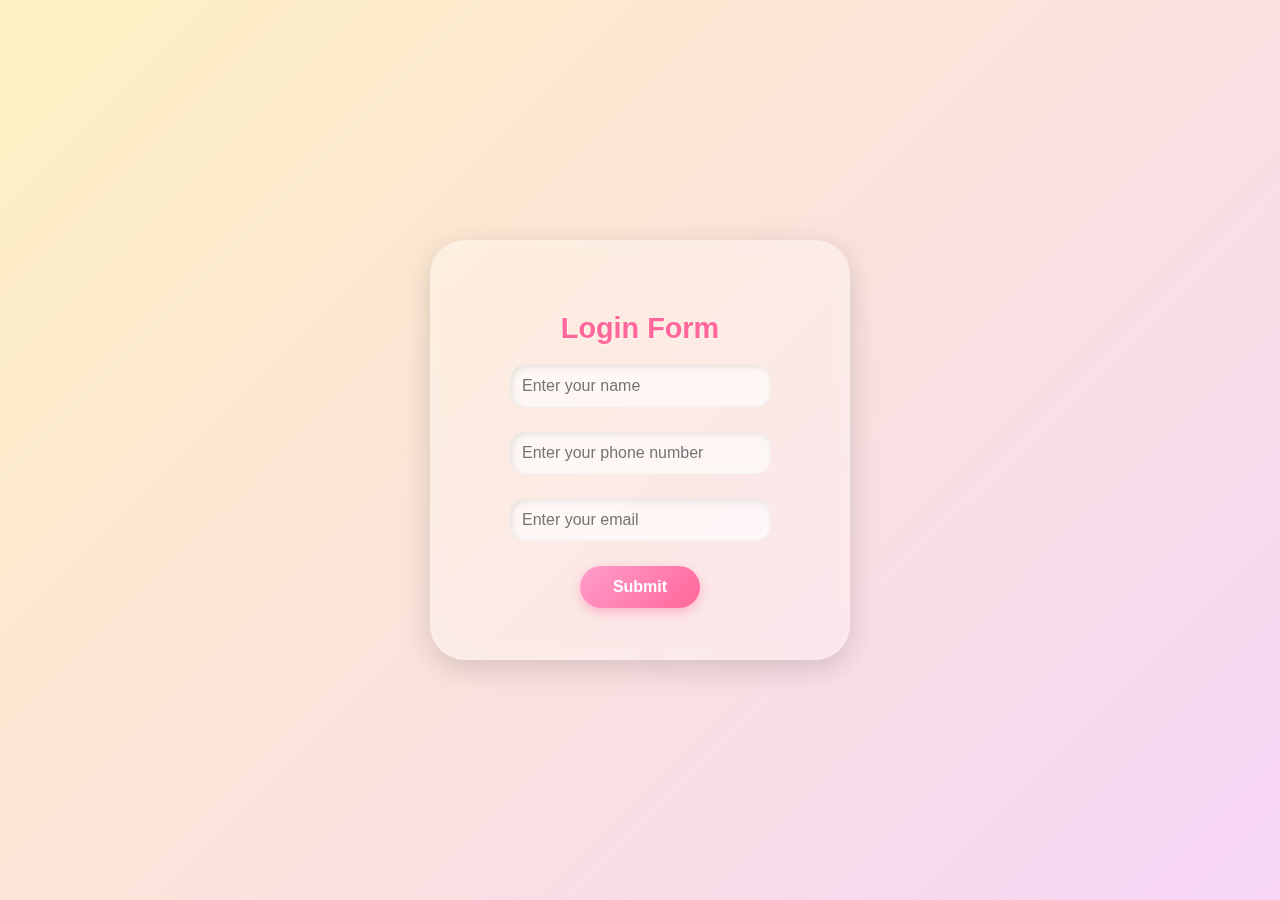
<file: login.html>
<!DOCTYPE html>
<html lang="en">
<head>
    <meta charset="UTF-8">
    <meta name="viewport" content="width=device-width, initial-scale=1.0">
       <link rel="stylesheet" href="https://cdnjs.cloudflare.com/ajax/libs/font-awesome/6.5.0/css/all.min.css">
       <link rel="stylesheet" href="loginstyle.css">
    <title>Login Page</title>
</head>
<body>
    <div class="login-box">
        <h2>Login Form</h2>
        <div class="login">
            <form id="loginForm">
  <input type="text" name="username" id="username" placeholder="Enter your name"  required>
  <input type="tel" name="contact" id="contact" placeholder="Enter your phone number" pattern="[0-9]{10}" required>
  <input type="email" name="email" id="email" placeholder="Enter your email" required>
  <button type="submit" id="submit">Submit</button>
</form>
    </div>
    </div>
</body>
<script>
const form = document.getElementById("loginForm");    
form.addEventListener("submit", function(event){
    event.preventDefault();
    const username = document.getElementById("username").value;
    const contact = document.getElementById("contact").value;
    const email = document.getElementById("email").value;

    console.log("Username:", username);
    console.log("Contact:", contact);
    console.log("Email:", email);

    localStorage.setItem("username", username);
    localStorage.setItem("contact", contact);
    localStorage.setItem("email", email);

    window.location.href = "menu.html";

    if (!username || !contact || !email) {
    alert("Please fill all fields!");
    return; // stop execution
}
})
</script>
</html>
</file>
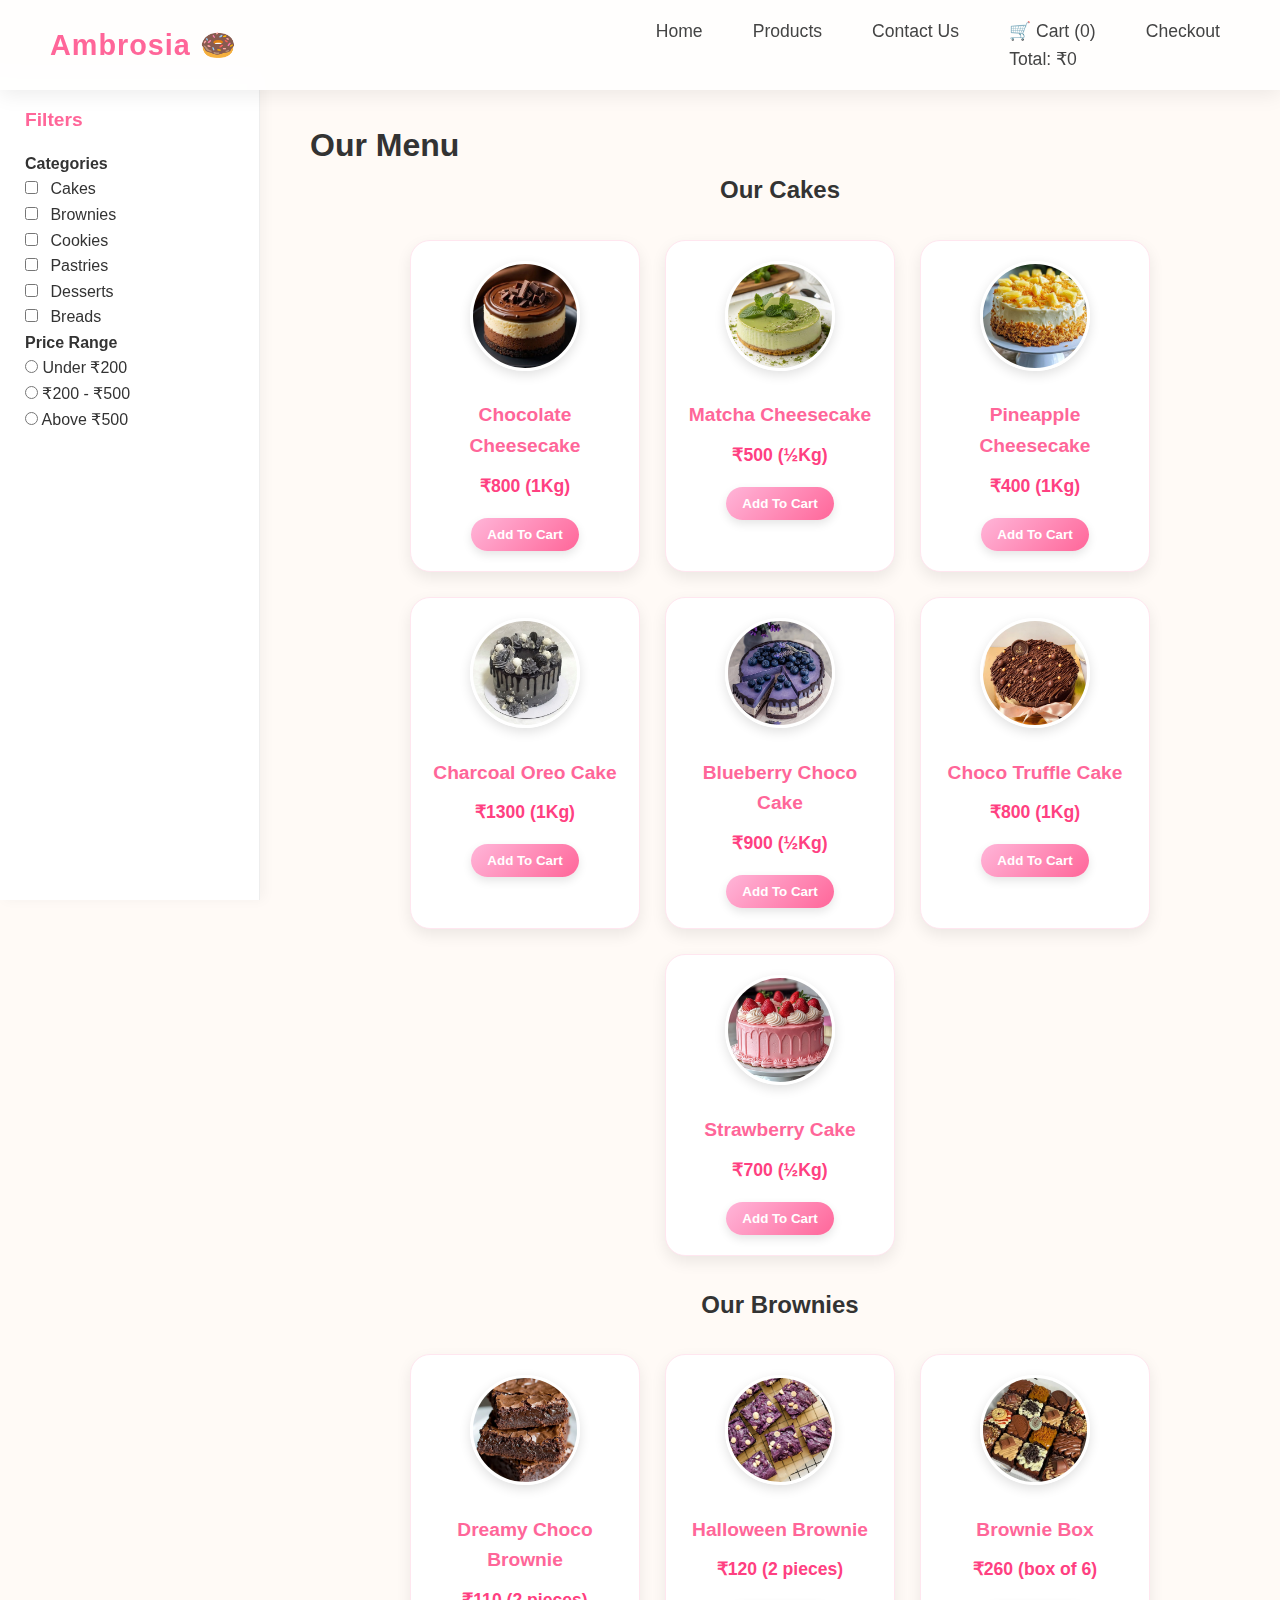
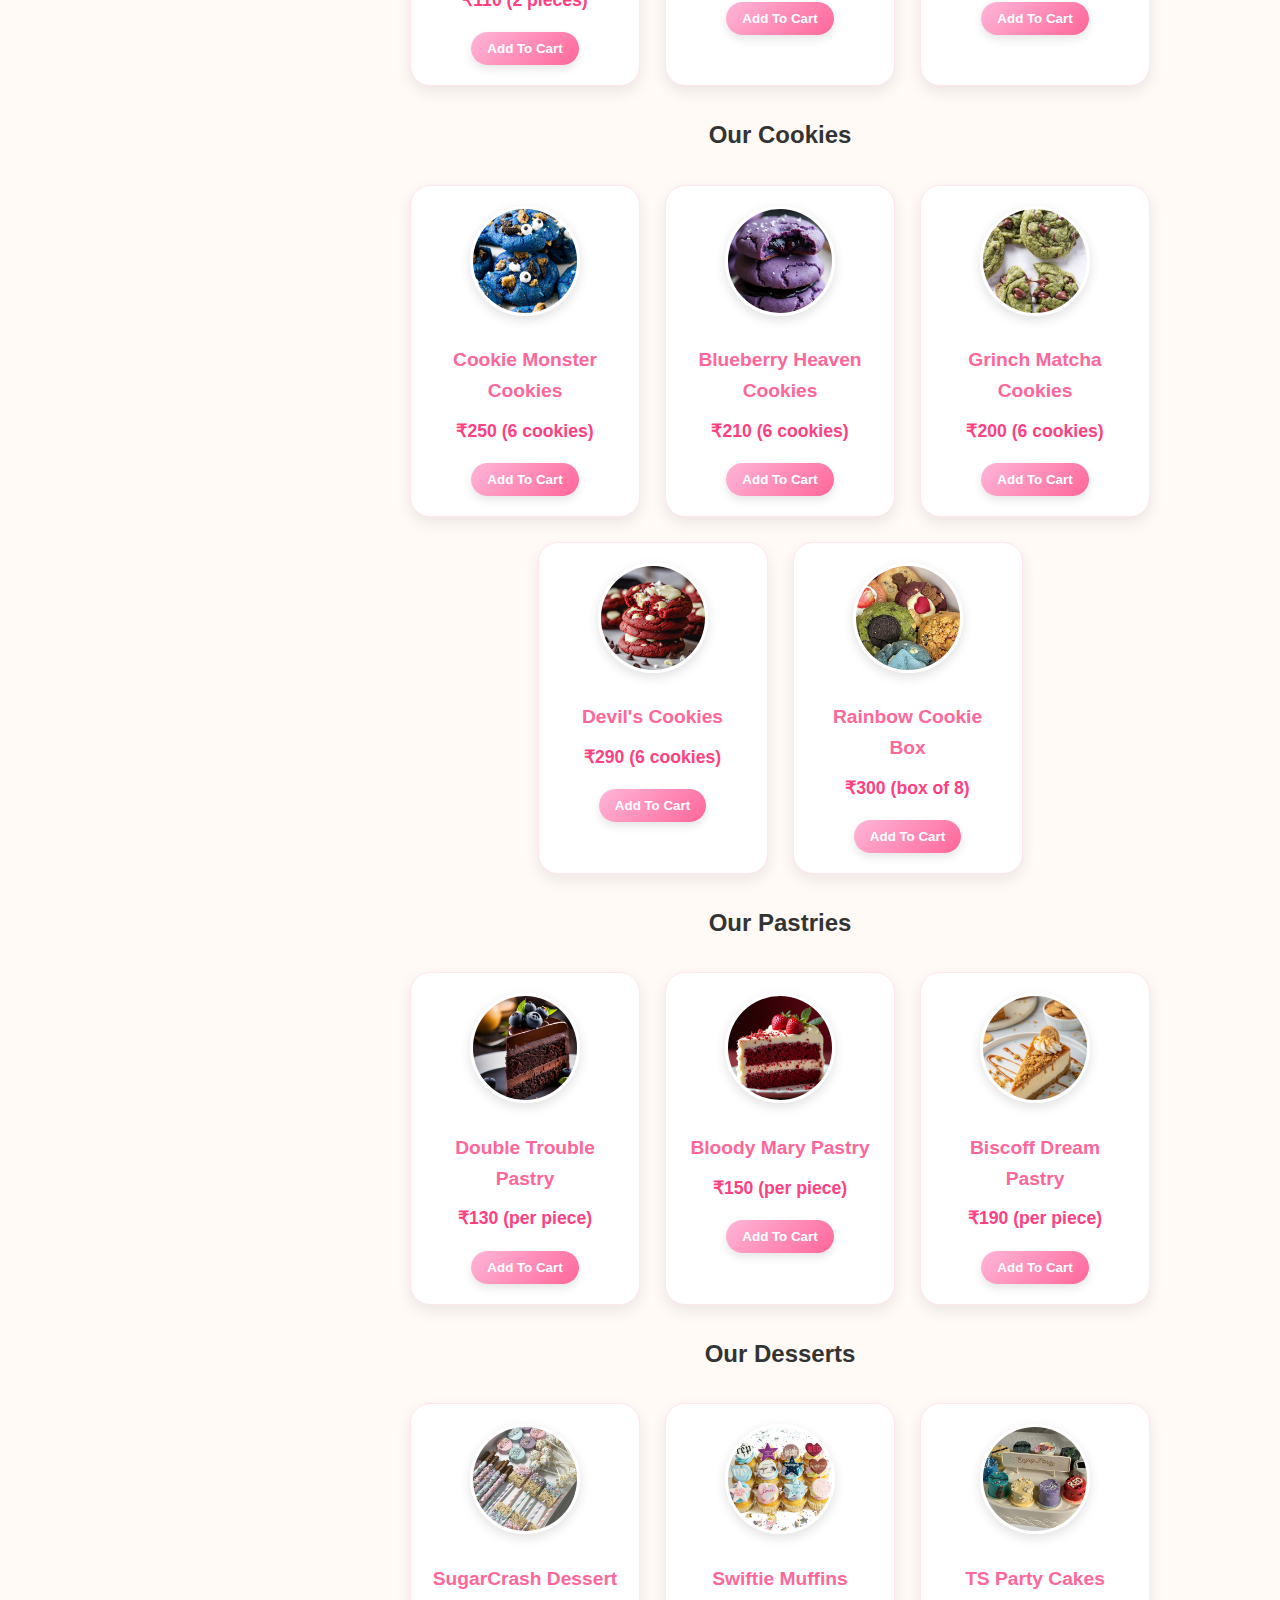
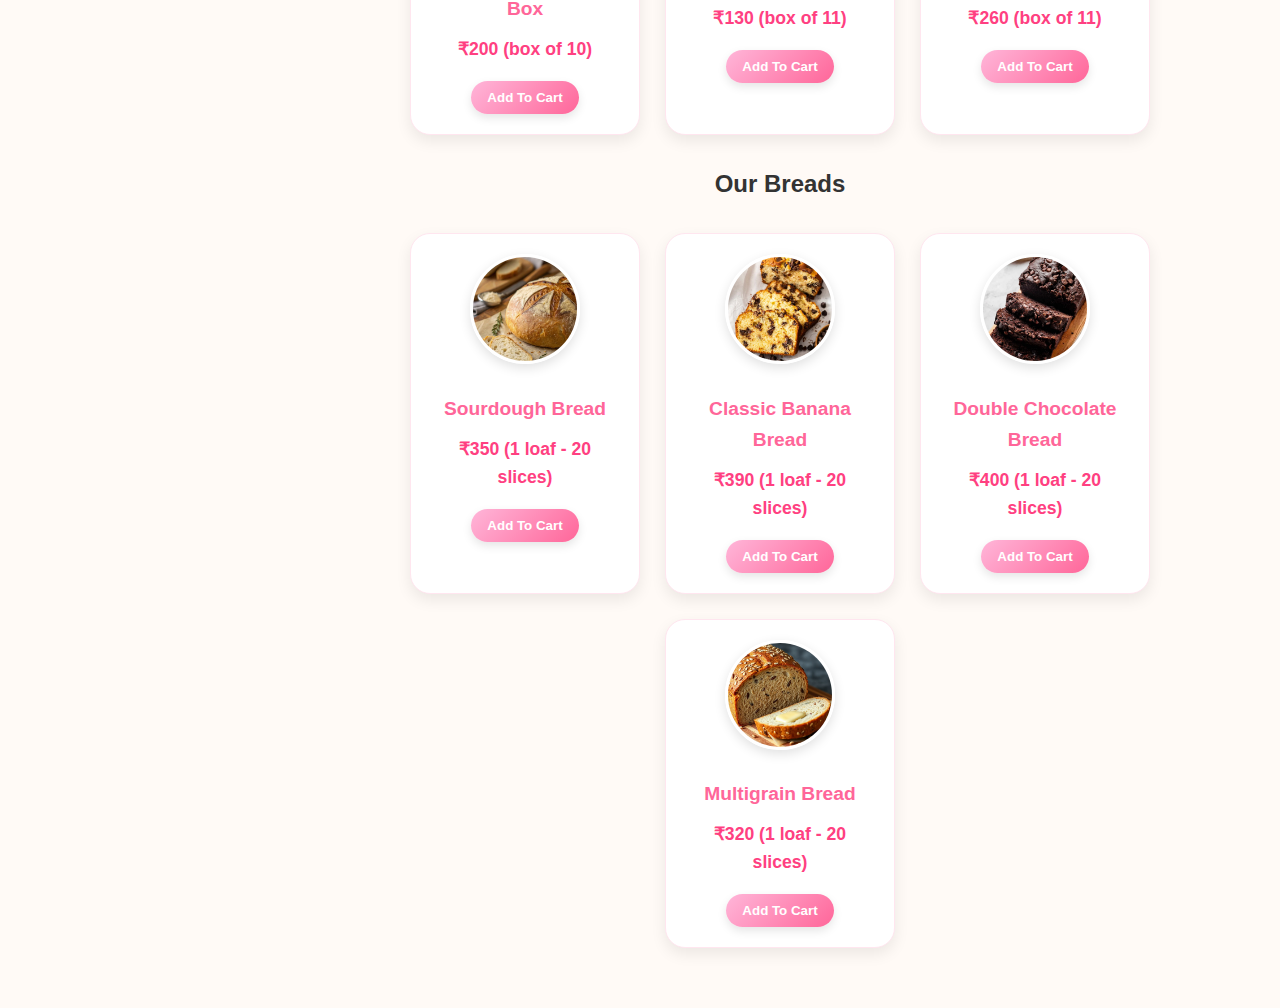
<file: menu.html>
<!DOCTYPE html>
<html lang="en">
<head>
  <meta charset="UTF-8">
  <meta name="viewport" content="width=device-width, initial-scale=1.0">
  <title><menu></menu></title>
  <link rel="stylesheet" href="menu.css">
</head>
<body>
  <!-- Main Bar -->
  <header class="main-bar">
    <div class="main-bar-items">
      <h2 class="logo">Ambrosia 🍩</h2>
      <ul class="main-bar-list">
        <li>Home</li>
        <li>Products</li>
        <li>Contact Us</li>
        <li id="cart-icon">🛒 <a href="cart.html">Cart</a> (<span id="cart-count">0</span>)<p>Total: ₹<span id="cart-total">0</span></p>
</li>
<li><a href="checkout.html">Checkout</a></li>
      </ul>
    </div>
  </header>

  <section class="menu-section">
    <h2 class="menu">Our Menu</h2>
    <div class="menu-container">
      
      <!-- FILTER SECTION -->
<aside class="filter-section">
  <h3>Filters</h3>
  <div>
    <h4>Categories</h4>
    <label><input type="checkbox" class="category-filter" value="cakes"> Cakes</label><br>
    <label><input type="checkbox" class="category-filter" value="brownies"> Brownies</label><br>
    <label><input type="checkbox" class="category-filter" value="cookies"> Cookies</label><br>
    <label><input type="checkbox" class="category-filter" value="pastries"> Pastries</label><br>
    <label><input type="checkbox" class="category-filter" value="desserts"> Desserts</label><br>
    <label><input type="checkbox" class="category-filter" value="breads"> Breads</label>
  </div>

  <div>
    <h4>Price Range</h4>
    <label><input type="radio" class="price-filter" name="price" value="0-200"> Under ₹200</label><br>
    <label><input type="radio" class="price-filter" name="price" value="200-500"> ₹200 - ₹500</label><br>
    <label><input type="radio" class="price-filter" name="price" value="500+"> Above ₹500</label>
  </div>
</aside>

      <!-- MENU ITEMS -->
     <!-- Cakes -->
<h2 class="menu-title">Our Cakes</h2>
<div class="cakes">
  <div class="cake-item product-card" data-category="cakes" data-price="800">
    <img src="chococheesecake.jpeg" alt="Chocolate Cheesecake">
    <h4>Chocolate Cheesecake</h4>
    <p class="price">₹800 (1Kg)</p>
    <button class="add-btn">Add To Cart</button>
  </div>

  <div class="cake-item product-card" data-category="cakes" data-price="500">
    <img src="matcha cheese cake.jpeg" alt="Matcha Cheesecake">
    <h4>Matcha Cheesecake</h4>
    <p class="price">₹500 (½Kg)</p>
    <button class="add-btn">Add To Cart</button>
  </div>

  <div class="cake-item product-card" data-category="cakes" data-price="400" >
    <img src="pineapple cheese cake.jpeg" alt="Pineapple Cheesecake">
    <h4>Pineapple Cheesecake</h4>
    <p class="price">₹400 (1Kg)</p>
    <button class="add-btn">Add To Cart</button>
  </div>

  <div class="cake-item product-card" data-category="cakes" data-price="1300">
    <img src="charcoal oreo cake.jpeg" alt="Charcoal Oreo Cake">
    <h4>Charcoal Oreo Cake</h4>
    <p class="price">₹1300 (1Kg)</p>
    <button class="add-btn">Add To Cart</button>
  </div>

  <div class="cake-item product-card" data-category="cakes" data-price="900">
    <img src="blueberry choco cake.jpeg" alt="Blueberry Choco Cake">
    <h4>Blueberry Choco Cake</h4>
    <p class="price">₹900 (½Kg)</p>
    <button class="add-btn">Add To Cart</button>
  </div>

  <div class="cake-item product-card" data-category="cakes" data-price="800">
    <img src="chocotrufflecake.jpeg" alt="Choco Truffle Cake">
    <h4>Choco Truffle Cake</h4>
    <p class="price">₹800 (1Kg)</p>
    <button class="add-btn">Add To Cart</button>
  </div>

  <div class="cake-item product-card" data-category="cakes" data-price="700">
    <img src="strawberrycake.jpeg" alt="Strawberry Cake">
    <h4>Strawberry Cake</h4>
    <p class="price">₹700 (½Kg)</p>
    <button class="add-btn">Add To Cart</button>
  </div>
</div>

<!-- Brownies -->
<h2 class="menu-title">Our Brownies</h2>
<div class="brownies product-card" data-category="brownies" data-price="110">
  <div class="brownie-item">
    <img src="Brownie Fudgy .jpeg" alt="brownie">
    <h4>Dreamy Choco Brownie</h4>
    <p class="price">₹110 (2 pieces)</p>
    <button class="add-btn">Add To Cart</button>
  </div>
  <div class="brownie-item product-card" data-category="brownies" data-price="120">
    <img src="Halloween brownie.jpeg" alt="brownie">
    <h4>Halloween Brownie</h4>
    <p class="price">₹120 (2 pieces)</p>
    <button class="add-btn">Add To Cart</button>
  </div>
  <div class="brownie-item product-card" data-category="brownies" data-price="260">
    <img src="browniebox.jpeg" alt="brownie">
    <h4>Brownie Box</h4>
    <p class="price">₹260 (box of 6)</p>
    <button class="add-btn">Add To Cart</button>
  </div>
</div>

<!-- Cookies -->
<h2 class="menu-title">Our Cookies</h2>
<div class="cookies">
  <div class="cookie-item product-card" data-category="cookies" data-price="250">
    <img src="Cookie Monster Cookies.jpeg" alt="cookie">
    <h4>Cookie Monster Cookies</h4>
    <p class="price">₹250 (6 cookies)</p>
    <button class="add-btn">Add To Cart</button>
  </div>

  <div class="cookie-item product-card" data-category="cookies" data-price="210">
    <img src="✨ Blueberry Heaven Cookies.jpeg" alt="cookie">
    <h4>Blueberry Heaven Cookies</h4>
    <p class="price">₹210 (6 cookies)</p>
    <button class="add-btn">Add To Cart</button>
  </div>

  <div class="cookie-item product-card" data-category="cookies" data-price="200">
    <img src="Matcha Chocolate Chip Cookies.jpeg" alt="cookie">
    <h4>Grinch Matcha Cookies</h4>
    <p class="price">₹200 (6 cookies)</p>
    <button class="add-btn">Add To Cart</button>
  </div>

  <div class="cookie-item product-card" data-category="cookies" data-price="290">
    <img src="Red Velvet Cheesecake Cookies.jpeg" alt="cookie">
    <h4>Devil's Cookies</h4>
    <p class="price">₹290 (6 cookies)</p>
    <button class="add-btn">Add To Cart</button>
  </div>

  <div class="cookie-item product-card" data-category="cookies" data-price="300">
    <img src="cookiebox.jpeg" alt="cookie">
    <h4>Rainbow Cookie Box</h4>
    <p class="price">₹300 (box of 8)</p>
    <button class="add-btn">Add To Cart</button>
  </div>
</div>

<!-- Pastries -->
<h2 class="menu-title">Our Pastries</h2>
<div class="pastries product-card" data-category="pastries" data-price="130">
  <div class="pastry-item">
    <img src="Chocolate pastry.jpeg" alt="pastry">
    <h4>Double Trouble Pastry</h4>
    <p class="price">₹130 (per piece)</p>
    <button class="add-btn">Add To Cart</button>
  </div>

  <div class="pastry-item product-card" data-category="pastries" data-price="150">
    <img src="Red Velvet Dream Cake.jpeg" alt="pastry">
    <h4>Bloody Mary Pastry</h4>
    <p class="price">₹150 (per piece)</p>
    <button class="add-btn">Add To Cart</button>
  </div>

  <div class="pastry-item product-card" data-category="pastries" data-price="190">
    <img src="Biscoff Cheesecake Recipe.jpeg" alt="pastry">
    <h4>Biscoff Dream Pastry</h4>
    <p class="price">₹190 (per piece)</p>
    <button class="add-btn">Add To Cart</button>
  </div>
</div>

<!-- Desserts -->
<h2 class="menu-title">Our Desserts</h2>
<div class="desserts product-card" data-category="desserts" data-price="200">
  <div class="dessert-item">
    <img src="dessertbox.jpeg" alt="dessert">
    <h4>SugarCrash Dessert Box</h4>
    <p class="price">₹200 (box of 10)</p>
    <button class="add-btn">Add To Cart</button>
  </div>

  <div class="dessert-item product-card" data-category="desserts" data-price="130">
    <img src="desserts 1.jpeg" alt="dessert">
    <h4>Swiftie Muffins</h4>
    <p class="price">₹130 (box of 11)</p>
    <button class="add-btn">Add To Cart</button>
  </div>

  <div class="dessert-item product-card" data-category="desserts" data-price="260">
    <img src="party cakes.jpeg" alt="dessert">
    <h4>TS Party Cakes</h4>
    <p class="price">₹260 (box of 11)</p>
    <button class="add-btn">Add To Cart</button>
  </div>
</div>

<!-- Breads -->
<h2 class="menu-title">Our Breads</h2>
<div class="breads product-card" data-category="breads" data-price="350">
  <div class="bread-item">
    <img src="Sourdough.jpeg" alt="bread">
    <h4>Sourdough Bread</h4>
    <p class="price">₹350 (1 loaf - 20 slices)</p>
    <button class="add-btn">Add To Cart</button>
  </div>

  <div class="bread-item product-card" data-category="breads" data-price="390">
    <img src="banana bread.jpeg" alt="bread">
    <h4>Classic Banana Bread</h4>
    <p class="price">₹390 (1 loaf - 20 slices)</p>
    <button class="add-btn">Add To Cart</button>
  </div>

  <div class="bread-item product-card" data-category="breads" data-price="400">
    <img src="Double Chocolate Banana Bread.jpeg" alt="bread">
    <h4>Double Chocolate Bread</h4>
    <p class="price">₹400 (1 loaf - 20 slices)</p>
    <button class="add-btn">Add To Cart</button>
  </div>

  <div class="bread-item product-card" data-category="breads" data-price="320">
    <img src="Multigrain Bread.jpeg" alt="bread">
    <h4>Multigrain Bread</h4>
    <p class="price">₹320 (1 loaf - 20 slices)</p>
    <button class="add-btn">Add To Cart</button>
  </div>
</div>
</div>
  </section>
</body>
<script src="menu.js">
</script>
</html>
</file>
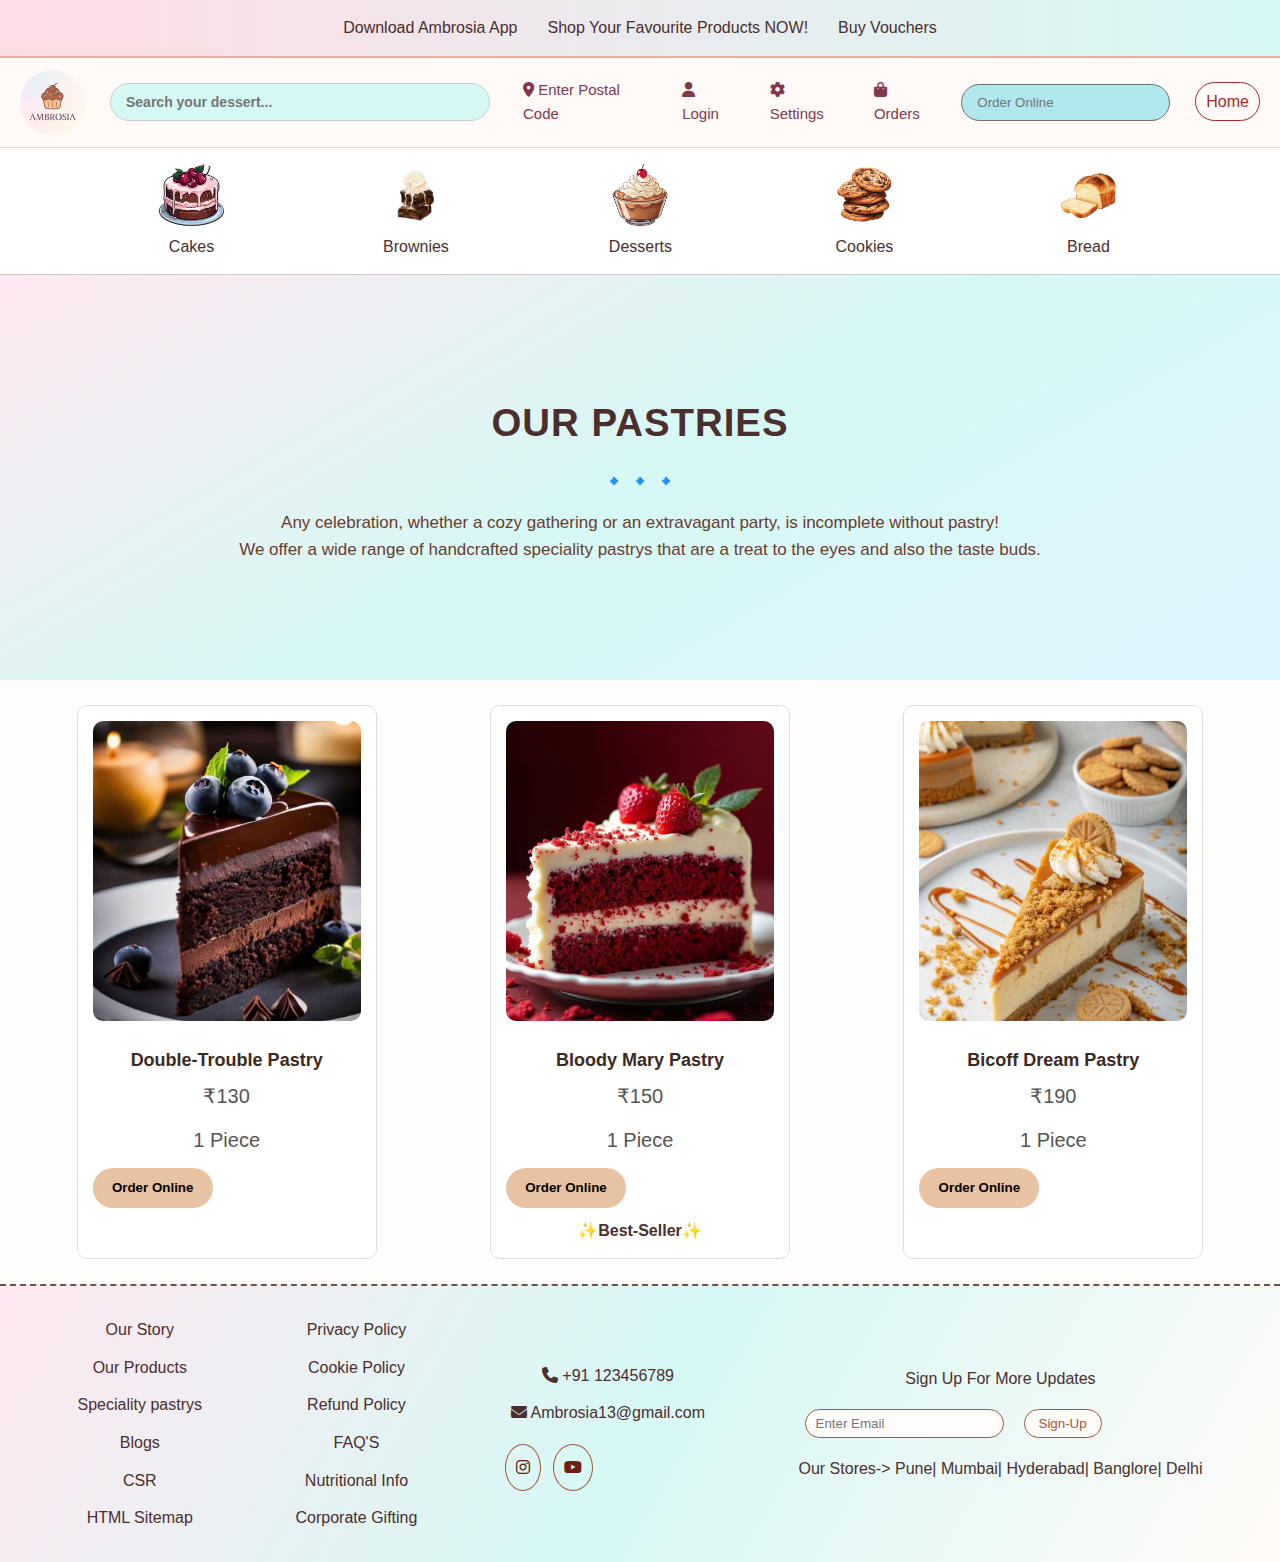
<file: pastryindex.html>
<!DOCTYPE html>
<html lang="en">
<head>
  <meta charset="UTF-8">
  <meta name="viewport" content="width=device-width, initial-scale=1.0">
  <link rel="stylesheet" href="pastrystyle.css">
   <link rel="stylesheet" href="https://cdnjs.cloudflare.com/ajax/libs/font-awesome/6.5.0/css/all.min.css">
  <title>pastries</title>
</head>
<body>
  <!-- HEADER -->
  <div class="header">
    <div class="header-contents">
      <ul class="header-content-list">
        <li>Download Ambrosia App</li>
        <li>Shop Your Favourite Products NOW!</li>
        <li>Buy Vouchers</li>
      </ul>
    </div>
  </div>

  <!-- SEARCH BAR -->
  <div class="search-bar">
    <div class="search-bar-contents">
      <img src="logo.png" alt="logo">
      <div class="search-box">
        <input type="search" name="search-bar" id="search-bar" placeholder="Search your dessert...">
      </div>
      <ul class="search-bar-content-list">
        <li><i class="fa-solid fa-location-dot"></i> Enter Postal Code</li>
        <li><i class="fa-solid fa-user"></i> Login</li>
        <li><i class="fa-solid fa-gear"></i> Settings</li>
        <li><i class="fa-solid fa-bag-shopping"></i> Orders</li>
      </ul>
      <div class="order-box">
        <input type="search" name="order-bar" id="order-bar" placeholder="Order Online">
      </div>
      <div class="home">
        <a href="index.html">Home</a>
      </div>
    </div>
  </div>

  <!-- TOP MENU -->
  <div class="menu">
     <a href="cakeindex.html" class="item"><img src="cake.png" alt="cakes"><span>Cakes</span></a>
    <a href="brownieindex.html" class="item"><img src="brownie1.png" alt="Brownies"><span>Brownies</span></a>
    <a href="dessertindex.html" class="item"><img src="dessert.png" alt="Desserts"><span>Desserts</span></a>
    <a href="cookieindex.html" class="item"><img src="cookies.png" alt="Cookies"><span>Cookies</span></a>
    <a href="breadindex.html" class="item"><img src="bread.png" alt="Bread"><span>Bread</span></a>
  </div>

  <!-- HERO -->
  <div class="hero">
    <div class="hero-image">
      <h2 id="head-hero">Our pastries</h2>
      <p id="line-seperator">🔹🔹🔹</p>
      <p id="head-para">Any celebration, whether a cozy gathering or an extravagant party, is incomplete without pastry! <br> We offer a wide range of handcrafted speciality pastrys that are a treat to the eyes and also the taste buds.</p>
    </div>
  </div>

  <!-- MAIN MENU + FILTERS -->

    <!-- pastry Cards -->
    <div class="pastry-menu">
      <div class="pastry-item">
        <img src="Chocolate pastry.jpeg" alt="pastry">
        <h4 class="pastry-name">Double-Trouble Pastry</h4>
        <p class="pastry-price">₹130</p>
         <p class="pastry-quantity">1 Piece</p>
       <button class="add-btn" onclick="window.location.href='login.html'">
  Order Online
</button>

      </div>
      <div class="pastry-item">
        <img src="Red Velvet Dream Cake.jpeg" alt="red velvetpastry">
        <h4 class="pastry-name">Bloody Mary Pastry</h4>
        <p class="pastry-price">₹150</p>
         <p class="pastry-quantity">1 Piece</p>
       <button class="add-btn" onclick="window.location.href='login.html'">
  Order Online
</button>

         <span class="best-seller">✨Best-Seller✨</span>
      </div>
      <div class="pastry-item">
        <img src="Biscoff Cheesecake Recipe.jpeg" alt="Biscoff pastry">
        <h4 class="pastry-name">Bicoff Dream Pastry</h4>
        <p class="pastry-price">₹190</p>
         <p class="pastry-quantity">1 Piece</p>
       <button class="add-btn" onclick="window.location.href='login.html'">
  Order Online
</button>

      </div>
    </div>
  <div class="footer">
    <div class="footer-content">
        <ul>
            <li>Our Story</li>
            <li>Our Products</li>
            <li>Speciality pastrys</li>
            <li>Blogs</li>
            <li>CSR</li>
            <li>HTML Sitemap</li>
        </ul>
        <ul>
            <li>Privacy Policy</li>
            <li>Cookie Policy</li>
            <li>Refund Policy</li>
            <li>FAQ'S</li>
            <li>Nutritional Info</li>
            <li>Corporate Gifting</li>
        </ul>
        <ul>
            <li><i class="fas fa-phone"></i> +91 123456789</li>
            <li><i class="fas fa-envelope"></i> Ambrosia13@gmail.com</li>
            <ul id="online-info">
                <li><a href="#" target="_blank"><i class="fab fa-instagram"></i></a></li>
                <li><a href="#" target="_blank"><i class="fab fa-youtube"></i></a></li>
            </ul>
            </ul>
            <ul>
                <li>Sign Up For More Updates</li>
                <li>
                    <ul id="search-info">
                    <li><input type="search" name="email" id="email" placeholder="Enter Email"></li>
                    <li><input type="button" value="Sign-Up" id="sign-up"></li>
                </ul></li>
                <li>Our Stores-> Pune| Mumbai| Hyderabad| Banglore| Delhi</li>
            </ul>
    </div>
</div>
</body>
<script src="script.js"></script>
</html>
</file>
<file: loginstyle.css>
* {
  margin: 0;
  padding: 0;
  box-sizing: border-box;
  font-family: "Poppins", sans-serif;
}

body {
  display: flex;
  justify-content: center;
  align-items: center;
  height: 100vh;
  background: linear-gradient(-45deg, #ffdde1, #c3f8e5, #f6d5f7, #fff1c1);
  background-size: 300% 300%;
  animation: gradientShift 12s ease infinite;
}

@keyframes gradientShift {
  0% {
    background-position: 0% 50%;
  }
  50% {
    background-position: 100% 50%;
  }
  100% {
    background-position: 0% 50%;
  }
}

.login-box {
  display: flex;
  justify-content: center;
  align-items: center;
  flex-direction: column;
  border: none;
  width: 420px;
  height: 420px;
  border-radius: 35px;
  box-shadow: 0 8px 30px rgba(0, 0, 0, 0.15),
              inset 0 0 30px rgba(255, 255, 255, 0.2);
  background: rgba(255, 255, 255, 0.25);
  backdrop-filter: blur(15px);
  transition: transform 0.3s ease;
}

.login-box:hover {
  transform: translateY(-8px) scale(1.02);
}

.login-box h2 {
  text-align: center;
  margin: 20px;
  font-size: 1.8rem;
  font-weight: 700;
  color: #ff6699;
  text-shadow: 1px 1px 2px rgba(255, 255, 255, 0.5);
}

.login {
  display: flex;
  justify-content: center;
  align-items: center;
}

#loginForm {
  display: flex;
  align-items: center;
  gap: 25px;
  flex-direction: column;
}

#username, #contact, #email {
  padding: 12px;
  border-radius: 15px;
  width: 260px;
  border: none;
  outline: none;
  font-size: 1rem;
  background: rgba(255, 255, 255, 0.6);
  box-shadow: inset 2px 2px 6px rgba(0, 0, 0, 0.1),
              inset -2px -2px 6px rgba(255, 255, 255, 0.6);
  transition: all 0.3s ease;
}

#username:focus, #contact:focus, #email:focus {
  background: #fffafc;
  border: 2px solid #ff9ecb;
  box-shadow: 0 0 12px rgba(255, 160, 200, 0.7);
}

#submit {
  padding: 12px;
  width: 120px;
  border-radius: 30px;
  font-size: 1rem;
  font-weight: 600;
  background: linear-gradient(135deg, #ff9ecb, #ff6699);
  color: white;
  border: none;
  cursor: pointer;
  transition: all 0.3s ease;
  box-shadow: 0 4px 12px rgba(255, 100, 150, 0.4);
}

#submit:hover {
  background: linear-gradient(135deg, #ff6699, #ff4081);
  transform: scale(1.08);
  box-shadow: 0 6px 16px rgba(255, 100, 150, 0.6);
}
</file>
<file: breadstyle.css>
/* Reset + Body same as you gave */
* {
    margin: 0;
    padding: 0;
    box-sizing: border-box;
    font-family: 'Poppins', sans-serif;
}

body {
    background-color: #fffdfb;
    /* soft cream */
    color: #4b2e2e;
    /* warm brown */
    line-height: 1.6;
    transition: background 0.3s ease;
    position: relative;
}

/* HEADER */
.header {
    background: linear-gradient(90deg, #ffdce5, #d6f8f5);
    padding: 15px 25px;
    border-bottom: 2px solid #e0b0a0;
}

.header-contents {
    display: flex;
    justify-content: center;
    align-items: center;
}

.header-content-list {
    list-style: none;
    display: flex;
    gap: 30px;
}

.header-content-list li {
    cursor: pointer;
    font-weight: 500;
    color: #4b2e2e;
    transition: all 0.3s ease;
}

.header-content-list li:hover {
    color: #a35638;
    transform: scale(1.1);
}

/* SEARCH BAR */
.search-bar-contents {
    display: flex;
    justify-content: space-between;
    align-items: center;
    gap: 15px;
}

.search-bar-contents img {
    width: 65px;
    height: auto;
    border-radius: 50px;
}

.search-bar {
    display: flex;
    justify-content: space-between;
    align-items: center;
    padding: 12px 20px;
    border-bottom: 1px solid #ddd;
    background: #fffaf7;
    position: sticky;
    top: 0;
    z-index: 1100;
    /* higher than menu */
}

.search-box {
    margin: 0 10px;
}

#search-bar {
    padding: 10px 15px;
    border-radius: 25px;
    width: 380px;
    border: 1px solid #ccc;
    font-size: 14px;
    background-color: #d6f8f5;
    font-weight: 600;
    transition: all 0.3s ease;
}

#search-bar:focus {
    outline: none;
    border-color: #a35638;
    box-shadow: 0 0 8px rgba(163, 86, 56, 0.3);
}

.search-bar-content-list {
    display: flex;
    align-items: center;
    gap: 25px;
    color: #81384f;
}

.search-bar-content-list li {
    list-style: none;
    padding: 8px;
    font-size: 15px;
    cursor: pointer;
    transition: all 0.3s ease;
}

.search-bar-content-list li:hover {
    color: #6e3b22;
    transform: scale(1.3);
    font-weight: 500;
}

.order-box {
    margin: 0 10px;
    /* tighter margins */
}

#order-bar {
    padding: 10px 15px;
    /* reduced padding */
    border-radius: 25px;
    border: 1px solid rgb(114, 111, 111);
    background-color: #afe7ec;
}

/* MENU */
.menu {
    display: flex;
    justify-content: space-evenly;
    background-color: #fff;
    padding: 15px 0;
    border-bottom: 1px solid #d3c5c5;
    position: sticky;
    top: 90px;
    /* push it below search bar */
    z-index: 1000;
}

/* MENU sticky */
.item {
    display: flex;
    flex-direction: column;
    align-items: center;
    text-decoration: none;
    color: #4b2e2e;
    transition: all 0.3s ease;
}

.item:hover {
    color: #d17c00;
    transform: scale(1.1);
}

.item img {
    width: 65px;
    height: 65px;
    object-fit: contain;
    margin-bottom: 6px;
}

.hero {
    width: 100%;
    height: 45vh;
    background: linear-gradient(150deg, #ffe8f1, #d6f8f5, #e0f6ff);
    display: flex;
    align-items: center;
    justify-content: center;
    text-align: center;
}

#head-hero {
    font-size: 2.4rem;
    font-weight: 700;
    color: #4b2e2e;
    text-transform: uppercase;
    letter-spacing: 1px;
    transition: color 0.3s ease;
}

#line-seperator {
    font-size: 1.3rem;
    margin-top: 10px;
    color: #7b4f31;
}

#head-para {
    margin-top: 12px;
    font-size: 17px;
    color: #6a3c2d;
    font-weight: 500;
}

/* Main container */
.menu {
    display: flex;
    gap: 30px;
    padding: 20px;
    align-items: flex-start;
}

/* -------- MENU + FILTER WRAPPER -------- */
.menu-wrapper {
    display: flex;
    gap: 30px;
    padding: 30px;
    align-items: flex-start;
}

/* Filters (already styled, keeping same) */
.filters {
    width: 220px;
    background: #fff;
    border-radius: 10px;
    padding: 15px;
    box-shadow: 0 4px 14px rgba(0, 0, 0, 0.08);
}

.filters h3 {
    font-size: 18px;
    margin-bottom: 10px;
    border-bottom: 2px solid #c9a97f;
    padding-bottom: 5px;
}

.filters ul {
    list-style: none;
    margin: 0;
    padding: 0;
}

.filters li {
    margin: 10px 0;
}

/* bread Grid */
.bread-menu {
    display: grid;
    grid-template-columns: repeat(auto-fill, minmax(260px, 1fr));
    gap: 25px;
    flex-grow: 1;
}

/* bread Item Card */
.bread-item {
    background: #fff;
    border-radius: 12px;
    padding: 15px;
    text-align: center;
    transition: 0.2s;
    box-shadow: 0 4px 12px rgba(0, 0, 0, 0.08);
}

.bread-item:hover {
    transform: translateY(-5px);
    box-shadow: 0 8px 18px rgba(0, 0, 0, 0.15);
}

.bread-item img {
    width: 100%;
    height: 300px;
    object-fit: cover;
    border-radius: 10px;
    margin-bottom: 12px;
}

.bread-name {
    font-size: 18px;
    font-weight: 600;
    margin: 5px 0;
    color: #3c2a1e;
}

.bread-price {
    font-size: 20px;
    color: #555;
    margin-bottom: 12px;
}

/* Add Button */
.add-btn {
    width: 120px;
    height: 40px;
    display: flex;
    justify-content: center;
    align-items: center;
    background: #e7c3a1;
    border-radius: 20px;
    font-weight: bold;
    cursor: pointer;
    border: none;
    transition: background 0.3s;
}

.add-btn:hover {
    background: #d9aa79;
}

.footer {
    padding: 25px 20px;
    border-top: 2px dashed #6e5143;
    background: linear-gradient(120deg, #ffe8f1, #d6f8f5, #fffaf7);
}

.footer-content {
    display: flex;
    gap: 30px;
    justify-content: space-evenly;
    align-items: center;
    flex-wrap: wrap;
    text-align: center;
}

.footer-content li {
    list-style: none;
    padding: 6px;
}

#online-info {
    margin-top: 12px;
    display: flex;
    gap: 12px;
}

#online-info li {
    padding: 10px;
    border: 1px solid #a35638;
    border-radius: 50%;
    transition: all 0.3s ease;
}

#online-info li:hover {
    background-color: #a35638;
}

#online-info a {
    color: #69220f;
    transition: color 0.3s ease;
}

#online-info a:hover {
    color: #ffffff;
}

#search-info {
    display: flex;
}

#email {
    padding: 6px 10px;
    border: 1px solid #a35638;
    border-radius: 20px;
    background-color: #fffdfb;
}

#sign-up {
    padding: 6px 14px;
    border-radius: 20px;
    border: 1px solid #a35638;
    color: #a35638;
    background-color: #fffdfb;
    margin-left: 8px;
    transition: all 0.3s ease;
}

#sign-up:hover {
    background-color: #a35638;
    color: white;
}
.home a{
   border: 1px solid brown;
   padding: 10px;
   border-radius: 50px;
 text-decoration: none;
 color: brown;
}
.home a:hover{
    background-color: #6a3c2d;
    color: white;

}
.best-seller{
    font-family: Verdana, Geneva, Tahoma, sans-serif;
    font-weight: 600;
    margin-top: 10px;
    display: flex;
    justify-content: center;
    align-items: center;
}
.bread-quantity{
    font-size:20px;
    color: #555;
    margin-bottom: 12px;
}
</file>
<file: browniestyle.css>
/* Reset + Body same as you gave */
* {
    margin: 0;
    padding: 0;
    box-sizing: border-box;
    font-family: 'Poppins', sans-serif;
}

body {
    background-color: #fffdfb;
    /* soft cream */
    color: #4b2e2e;
    /* warm brown */
    line-height: 1.6;
    transition: background 0.3s ease;
    position: relative;
}

/* HEADER */
.header {
    background: linear-gradient(90deg, #ffdce5, #d6f8f5);
    padding: 15px 25px;
    border-bottom: 2px solid #e0b0a0;
}

.header-contents {
    display: flex;
    justify-content: center;
    align-items: center;
}

.header-content-list {
    list-style: none;
    display: flex;
    gap: 30px;
}

.header-content-list li {
    cursor: pointer;
    font-weight: 500;
    color: #4b2e2e;
    transition: all 0.3s ease;
}

.header-content-list li:hover {
    color: #a35638;
    transform: scale(1.1);
}

/* SEARCH BAR */
.search-bar-contents {
    display: flex;
    justify-content: space-between;
    align-items: center;
    gap: 15px;
}

.search-bar-contents img {
    width: 65px;
    height: auto;
    border-radius: 50px;
}

.search-bar {
    display: flex;
    justify-content: space-between;
    align-items: center;
    padding: 12px 20px;
    border-bottom: 1px solid #ddd;
    background: #fffaf7;
    position: sticky;
    top: 0;
    z-index: 1100;
    /* higher than menu */
}

.search-box {
    margin: 0 10px;
}

#search-bar {
    padding: 10px 15px;
    border-radius: 25px;
    width: 380px;
    border: 1px solid #ccc;
    font-size: 14px;
    background-color: #d6f8f5;
    font-weight: 600;
    transition: all 0.3s ease;
}

#search-bar:focus {
    outline: none;
    border-color: #a35638;
    box-shadow: 0 0 8px rgba(163, 86, 56, 0.3);
}

.search-bar-content-list {
    display: flex;
    align-items: center;
    gap: 25px;
    color: #81384f;
}

.search-bar-content-list li {
    list-style: none;
    padding: 8px;
    font-size: 15px;
    cursor: pointer;
    transition: all 0.3s ease;
}

.search-bar-content-list li:hover {
    color: #6e3b22;
    transform: scale(1.3);
    font-weight: 500;
}

.order-box {
    margin: 0 10px;
    /* tighter margins */
}

#order-bar {
    padding: 10px 15px;
    /* reduced padding */
    border-radius: 25px;
    border: 1px solid rgb(114, 111, 111);
    background-color: #afe7ec;
}

/* MENU */
.menu {
    display: flex;
    justify-content: space-evenly;
    background-color: #fff;
    padding: 15px 0;
    border-bottom: 1px solid #d3c5c5;
    position: sticky;
    top: 90px;
    /* push it below search bar */
    z-index: 1000;
}

/* MENU sticky */
.item {
    display: flex;
    flex-direction: column;
    align-items: center;
    text-decoration: none;
    color: #4b2e2e;
    transition: all 0.3s ease;
}

.item:hover {
    color: #d17c00;
    transform: scale(1.1);
}

.item img {
    width: 65px;
    height: 65px;
    object-fit: contain;
    margin-bottom: 6px;
}

.hero {
    margin-bottom: 25px;
    width: 100%;
    height: 45vh;
    background: linear-gradient(150deg, #ffe8f1, #d6f8f5, #e0f6ff);
    display: flex;
    align-items: center;
    justify-content: center;
    text-align: center;
}

#head-hero {
    font-size: 2.4rem;
    font-weight: 700;
    color: #4b2e2e;
    text-transform: uppercase;
    letter-spacing: 1px;
    transition: color 0.3s ease;
}

#line-seperator {
    font-size: 1.3rem;
    margin-top: 10px;
    color: #7b4f31;
}

#head-para {
    margin-top: 12px;
    font-size: 17px;
    color: #6a3c2d;
    font-weight: 500;
}
/* pastry Grid */
.brownie-menu {
    margin: 15px;
    display: flex;
    flex-wrap: wrap;
    justify-content: space-around; /* or space-between / center */
    align-items: stretch; /* makes all boxes same height */
    gap: 40px; /* spacing between items */
    width: 100%;
    max-width: 1200px; /* keeps content centered */
    margin: 0 auto; /* centers inside page */
}
.brownie-item {
    flex: 1 1 250px; /* grows, shrinks, min width */
    max-width: 300px; /* optional limit */
    background: #fff;
    border: 1px solid #ddd;
    border-radius: 10px;
    padding: 15px;
    text-align: center;
}

.brownie-item:hover {
    transform: translateY(-5px);
    box-shadow: 0 8px 18px rgba(0, 0, 0, 0.15);
}

.brownie-item img {
    width: 100%;
    height: 300px;
    object-fit: cover;
    border-radius: 10px;
    margin-bottom: 12px;
}

.brownie-name {
    font-size: 18px;
    font-weight: 600;
    margin: 5px 0;
    color: #3c2a1e;
}

.brownie-price {
    font-size: 20px;
    color: #555;
    margin-bottom: 12px;
}

/* Add Button */
.add-btn {
    margin-top: 10px;
    width: 120px;
    height: 40px;
    display: flex;
    justify-content: center;
    align-items: center;
    background: #e7c3a1;
    border-radius: 20px;
    font-weight: bold;
    cursor: pointer;
    border: none;
    transition: background 0.3s;
}

.add-btn:hover {
    background: #d9aa79;
}

.footer {
    margin-top: 25px;
    padding: 25px 20px;
    border-top: 2px dashed #6e5143;
    background: linear-gradient(120deg, #ffe8f1, #d6f8f5, #fffaf7);
}

.footer-content {
    display: flex;
    gap: 30px;
    justify-content: space-evenly;
    align-items: center;
    flex-wrap: wrap;
    text-align: center;
}

.footer-content li {
    list-style: none;
    padding: 6px;
}

#online-info {
    margin-top: 12px;
    display: flex;
    gap: 12px;
}

#online-info li {
    padding: 10px;
    border: 1px solid #a35638;
    border-radius: 50%;
    transition: all 0.3s ease;
}

#online-info li:hover {
    background-color: #a35638;
}

#online-info a {
    color: #69220f;
    transition: color 0.3s ease;
}

#online-info a:hover {
    color: #ffffff;
}

#search-info {
    display: flex;
}

#email {
    padding: 6px 10px;
    border: 1px solid #a35638;
    border-radius: 20px;
    background-color: #fffdfb;
}

#sign-up {
    padding: 6px 14px;
    border-radius: 20px;
    border: 1px solid #a35638;
    color: #a35638;
    background-color: #fffdfb;
    margin-left: 8px;
    transition: all 0.3s ease;
}

#sign-up:hover {
    background-color: #a35638;
    color: white;
}
.home a{
   border: 1px solid brown;
   padding: 10px;
   border-radius: 50px;
 text-decoration: none;
 color: brown;
}
.home a:hover{
    background-color: #6a3c2d;
    color: white;

}
.best-seller{
    font-family: Verdana, Geneva, Tahoma, sans-serif;
    font-weight: 600;
    margin-top: 10px;
    display: flex;
    justify-content: center;
    align-items: center;
}
.pastry-quantity{
    font-size:20px;
    color: #555;
    margin-bottom: 12px;
}
</file>
<file: cakestyle.css>
/* Reset + Body same as you gave */
* {
    margin: 0;
    padding: 0;
    box-sizing: border-box;
    font-family: 'Poppins', sans-serif;
}

body {
    background-color: #fffdfb;
    /* soft cream */
    color: #4b2e2e;
    /* warm brown */
    line-height: 1.6;
    transition: background 0.3s ease;
    position: relative;
}

/* HEADER */
.header {
    background: linear-gradient(90deg, #ffdce5, #d6f8f5);
    padding: 15px 25px;
    border-bottom: 2px solid #e0b0a0;
}

.header-contents {
    display: flex;
    justify-content: center;
    align-items: center;
}

.header-content-list {
    list-style: none;
    display: flex;
    gap: 30px;
}

.header-content-list li {
    cursor: pointer;
    font-weight: 500;
    color: #4b2e2e;
    transition: all 0.3s ease;
}

.header-content-list li:hover {
    color: #a35638;
    transform: scale(1.1);
}

/* SEARCH BAR */
.search-bar-contents {
    display: flex;
    justify-content: space-between;
    align-items: center;
    gap: 15px;
}

.search-bar-contents img {
    width: 65px;
    height: auto;
    border-radius: 50px;
}

.search-bar {
    display: flex;
    justify-content: space-between;
    align-items: center;
    padding: 12px 20px;
    border-bottom: 1px solid #ddd;
    background: #fffaf7;
    position: sticky;
    top: 0;
    z-index: 1100;
    /* higher than menu */
}

.search-box {
    margin: 0 10px;
}

#search-bar {
    padding: 10px 15px;
    border-radius: 25px;
    width: 380px;
    border: 1px solid #ccc;
    font-size: 14px;
    background-color: #d6f8f5;
    font-weight: 600;
    transition: all 0.3s ease;
}

#search-bar:focus {
    outline: none;
    border-color: #a35638;
    box-shadow: 0 0 8px rgba(163, 86, 56, 0.3);
}

.search-bar-content-list {
    display: flex;
    align-items: center;
    gap: 25px;
    color: #81384f;
}

.search-bar-content-list li {
    list-style: none;
    padding: 8px;
    font-size: 15px;
    cursor: pointer;
    transition: all 0.3s ease;
}

.search-bar-content-list li:hover {
    color: #6e3b22;
    transform: scale(1.3);
    font-weight: 500;
}

.order-box {
    margin: 0 10px;
    /* tighter margins */
}

#order-bar {
    padding: 10px 15px;
    /* reduced padding */
    border-radius: 25px;
    border: 1px solid rgb(114, 111, 111);
    background-color: #afe7ec;
}

/* MENU */
.menu {
    display: flex;
    justify-content: space-evenly;
    background-color: #fff;
    padding: 15px 0;
    border-bottom: 1px solid #d3c5c5;
    position: sticky;
    top: 90px;
    /* push it below search bar */
    z-index: 1000;
}

/* MENU sticky */
.item {
    display: flex;
    flex-direction: column;
    align-items: center;
    text-decoration: none;
    color: #4b2e2e;
    transition: all 0.3s ease;
}

.item:hover {
    color: #d17c00;
    transform: scale(1.1);
}

.item img {
    width: 65px;
    height: 65px;
    object-fit: contain;
    margin-bottom: 6px;
}

.hero {
    width: 100%;
    height: 45vh;
    background: linear-gradient(150deg, #ffe8f1, #d6f8f5, #e0f6ff);
    display: flex;
    align-items: center;
    justify-content: center;
    text-align: center;
}

#head-hero {
    font-size: 2.4rem;
    font-weight: 700;
    color: #4b2e2e;
    text-transform: uppercase;
    letter-spacing: 1px;
    transition: color 0.3s ease;
}

#line-seperator {
    font-size: 1.3rem;
    margin-top: 10px;
    color: #7b4f31;
}

#head-para {
    margin-top: 12px;
    font-size: 17px;
    color: #6a3c2d;
    font-weight: 500;
}

/* Main container */
.menu {
    display: flex;
    gap: 30px;
    padding: 20px;
    align-items: flex-start;
}

/* -------- MENU + FILTER WRAPPER -------- */
.menu-wrapper {
    display: flex;
    gap: 30px;
    padding: 30px;
    align-items: flex-start;
}

/* Filters (already styled, keeping same) */
.filters {
    width: 220px;
    background: #fff;
    border-radius: 10px;
    padding: 15px;
    box-shadow: 0 4px 14px rgba(0, 0, 0, 0.08);
}

.filters h3 {
    font-size: 18px;
    margin-bottom: 10px;
    border-bottom: 2px solid #c9a97f;
    padding-bottom: 5px;
}

.filters ul {
    list-style: none;
    margin: 0;
    padding: 0;
}

.filters li {
    margin: 10px 0;
}

/* Cake Grid */
.cake-menu {
    display: grid;
    grid-template-columns: repeat(auto-fill, minmax(260px, 1fr));
    gap: 25px;
    flex-grow: 1;
}

/* Cake Item Card */
.cake-item {
    background: #fff;
    border-radius: 12px;
    padding: 15px;
    text-align: center;
    transition: 0.2s;
    box-shadow: 0 4px 12px rgba(0, 0, 0, 0.08);
}

.cake-item:hover {
    transform: translateY(-5px);
    box-shadow: 0 8px 18px rgba(0, 0, 0, 0.15);
}

.cake-item img {
    width: 100%;
    height: 250px;
    object-fit: cover;
    border-radius: 10px;
    margin-bottom: 12px;
}

.cake-name {
    font-size: 18px;
    font-weight: 600;
    margin: 5px 0;
    color: #3c2a1e;
}

.cake-price {
    font-size: 20px;
    color: #555;
    margin-bottom: 12px;
}

/* Add Button */
.add-btn {
    width: 120px;
    height: 40px;
    display: flex;
    justify-content: center;
    align-items: center;
    background: #e7c3a1;
    border-radius: 20px;
    font-weight: bold;
    cursor: pointer;
    border: none;
    transition: background 0.3s;
}

.add-btn:hover {
    background: #d9aa79;
}

.footer {
    padding: 25px 20px;
    border-top: 2px dashed #6e5143;
    background: linear-gradient(120deg, #ffe8f1, #d6f8f5, #fffaf7);
}

.footer-content {
    display: flex;
    gap: 30px;
    justify-content: space-evenly;
    align-items: center;
    flex-wrap: wrap;
    text-align: center;
}

.footer-content li {
    list-style: none;
    padding: 6px;
}

#online-info {
    margin-top: 12px;
    display: flex;
    gap: 12px;
}

#online-info li {
    padding: 10px;
    border: 1px solid #a35638;
    border-radius: 50%;
    transition: all 0.3s ease;
}

#online-info li:hover {
    background-color: #a35638;
}

#online-info a {
    color: #69220f;
    transition: color 0.3s ease;
}

#online-info a:hover {
    color: #ffffff;
}

#search-info {
    display: flex;
}

#email {
    padding: 6px 10px;
    border: 1px solid #a35638;
    border-radius: 20px;
    background-color: #fffdfb;
}

#sign-up {
    padding: 6px 14px;
    border-radius: 20px;
    border: 1px solid #a35638;
    color: #a35638;
    background-color: #fffdfb;
    margin-left: 8px;
    transition: all 0.3s ease;
}

#sign-up:hover {
    background-color: #a35638;
    color: white;
}
.home a{
   border: 1px solid brown;
   padding: 10px;
   border-radius: 50px;
 text-decoration: none;
 color: brown;
}
.home a:hover{
    background-color: #6a3c2d;
    color: white;

}
.best-seller{
    font-family: Verdana, Geneva, Tahoma, sans-serif;
    font-weight: 600;
    margin-top: 10px;
    display: flex;
    justify-content: center;
    align-items: center;
}
.cake-quantity{
    font-size:20px;
    color: #555;
    margin-bottom: 12px;
}
</file>
<file: cookiestyle.css>
/* Reset + Body same as you gave */
* {
    margin: 0;
    padding: 0;
    box-sizing: border-box;
    font-family: 'Poppins', sans-serif;
}

body {
    background-color: #fffdfb;
    /* soft cream */
    color: #4b2e2e;
    /* warm brown */
    line-height: 1.6;
    transition: background 0.3s ease;
    position: relative;
}

/* HEADER */
.header {
    background: linear-gradient(90deg, #ffdce5, #d6f8f5);
    padding: 15px 25px;
    border-bottom: 2px solid #e0b0a0;
}

.header-contents {
    display: flex;
    justify-content: center;
    align-items: center;
}

.header-content-list {
    list-style: none;
    display: flex;
    gap: 30px;
}

.header-content-list li {
    cursor: pointer;
    font-weight: 500;
    color: #4b2e2e;
    transition: all 0.3s ease;
}

.header-content-list li:hover {
    color: #a35638;
    transform: scale(1.1);
}

/* SEARCH BAR */
.search-bar-contents {
    display: flex;
    justify-content: space-between;
    align-items: center;
    gap: 15px;
}

.search-bar-contents img {
    width: 65px;
    height: auto;
    border-radius: 50px;
}

.search-bar {
    display: flex;
    justify-content: space-between;
    align-items: center;
    padding: 12px 20px;
    border-bottom: 1px solid #ddd;
    background: #fffaf7;
    position: sticky;
    top: 0;
    z-index: 1100;
    /* higher than menu */
}

.search-box {
    margin: 0 10px;
}

#search-bar {
    padding: 10px 15px;
    border-radius: 25px;
    width: 380px;
    border: 1px solid #ccc;
    font-size: 14px;
    background-color: #d6f8f5;
    font-weight: 600;
    transition: all 0.3s ease;
}

#search-bar:focus {
    outline: none;
    border-color: #a35638;
    box-shadow: 0 0 8px rgba(163, 86, 56, 0.3);
}

.search-bar-content-list {
    display: flex;
    align-items: center;
    gap: 25px;
    color: #81384f;
}

.search-bar-content-list li {
    list-style: none;
    padding: 8px;
    font-size: 15px;
    cursor: pointer;
    transition: all 0.3s ease;
}

.search-bar-content-list li:hover {
    color: #6e3b22;
    transform: scale(1.3);
    font-weight: 500;
}

.order-box {
    margin: 0 10px;
    /* tighter margins */
}

#order-bar {
    padding: 10px 15px;
    /* reduced padding */
    border-radius: 25px;
    border: 1px solid rgb(114, 111, 111);
    background-color: #afe7ec;
}

/* MENU */
.menu {
    display: flex;
    justify-content: space-evenly;
    background-color: #fff;
    padding: 15px 0;
    border-bottom: 1px solid #d3c5c5;
    position: sticky;
    top: 90px;
    /* push it below search bar */
    z-index: 1000;
}

/* MENU sticky */
.item {
    display: flex;
    flex-direction: column;
    align-items: center;
    text-decoration: none;
    color: #4b2e2e;
    transition: all 0.3s ease;
}

.item:hover {
    color: #d17c00;
    transform: scale(1.1);
}

.item img {
    width: 65px;
    height: 65px;
    object-fit: contain;
    margin-bottom: 6px;
}

.hero {
    width: 100%;
    height: 45vh;
    background: linear-gradient(150deg, #ffe8f1, #d6f8f5, #e0f6ff);
    display: flex;
    align-items: center;
    justify-content: center;
    text-align: center;
}

#head-hero {
    font-size: 2.4rem;
    font-weight: 700;
    color: #4b2e2e;
    text-transform: uppercase;
    letter-spacing: 1px;
    transition: color 0.3s ease;
}

#line-seperator {
    font-size: 1.3rem;
    margin-top: 10px;
    color: #7b4f31;
}

#head-para {
    margin-top: 12px;
    font-size: 17px;
    color: #6a3c2d;
    font-weight: 500;
}

/* Main container */
.menu {
    display: flex;
    gap: 30px;
    padding: 20px;
    align-items: flex-start;
}

/* -------- MENU + FILTER WRAPPER -------- */
.menu-wrapper {
    display: flex;
    gap: 30px;
    padding: 30px;
    align-items: flex-start;
}

/* Filters (already styled, keeping same) */
.filters {
    width: 220px;
    background: #fff;
    border-radius: 10px;
    padding: 15px;
    box-shadow: 0 4px 14px rgba(0, 0, 0, 0.08);
}

.filters h3 {
    font-size: 18px;
    margin-bottom: 10px;
    border-bottom: 2px solid #c9a97f;
    padding-bottom: 5px;
}

.filters ul {
    list-style: none;
    margin: 0;
    padding: 0;
}

.filters li {
    margin: 10px 0;
}

/* cookie Grid */
.cookie-menu {
    display: grid;
    grid-template-columns: repeat(auto-fill, minmax(260px, 1fr));
    gap: 25px;
    flex-grow: 1;
}

/* cookie Item Card */
.cookie-item {
    background: #fff;
    border-radius: 12px;
    padding: 15px;
    text-align: center;
    transition: 0.2s;
    box-shadow: 0 4px 12px rgba(0, 0, 0, 0.08);
}

.cookie-item:hover {
    transform: translateY(-5px);
    box-shadow: 0 8px 18px rgba(0, 0, 0, 0.15);
}

.cookie-item img {
    width: 100%;
    height: 300px;
    object-fit: cover;
    border-radius: 10px;
    margin-bottom: 12px;
}

.cookie-name {
    font-size: 18px;
    font-weight: 600;
    margin: 5px 0;
    color: #3c2a1e;
}

.cookie-price {
    font-size: 20px;
    color: #555;
    margin-bottom: 12px;
}

/* Add Button */
.add-btn {
    width: 120px;
    height: 40px;
    display: flex;
    justify-content: center;
    align-items: center;
    background: #e7c3a1;
    border-radius: 20px;
    font-weight: bold;
    cursor: pointer;
    border: none;
    transition: background 0.3s;
}

.add-btn:hover {
    background: #d9aa79;
}

.footer {
    padding: 25px 20px;
    border-top: 2px dashed #6e5143;
    background: linear-gradient(120deg, #ffe8f1, #d6f8f5, #fffaf7);
}

.footer-content {
    display: flex;
    gap: 30px;
    justify-content: space-evenly;
    align-items: center;
    flex-wrap: wrap;
    text-align: center;
}

.footer-content li {
    list-style: none;
    padding: 6px;
}

#online-info {
    margin-top: 12px;
    display: flex;
    gap: 12px;
}

#online-info li {
    padding: 10px;
    border: 1px solid #a35638;
    border-radius: 50%;
    transition: all 0.3s ease;
}

#online-info li:hover {
    background-color: #a35638;
}

#online-info a {
    color: #69220f;
    transition: color 0.3s ease;
}

#online-info a:hover {
    color: #ffffff;
}

#search-info {
    display: flex;
}

#email {
    padding: 6px 10px;
    border: 1px solid #a35638;
    border-radius: 20px;
    background-color: #fffdfb;
}

#sign-up {
    padding: 6px 14px;
    border-radius: 20px;
    border: 1px solid #a35638;
    color: #a35638;
    background-color: #fffdfb;
    margin-left: 8px;
    transition: all 0.3s ease;
}

#sign-up:hover {
    background-color: #a35638;
    color: white;
}
.home a{
   border: 1px solid brown;
   padding: 10px;
   border-radius: 50px;
 text-decoration: none;
 color: brown;
}
.home a:hover{
    background-color: #6a3c2d;
    color: white;

}
.best-seller{
    font-family: Verdana, Geneva, Tahoma, sans-serif;
    font-weight: 600;
    margin-top: 10px;
    display: flex;
    justify-content: center;
    align-items: center;
}
.cookie-quantity{
    font-size:20px;
    color: #555;
    margin-bottom: 12px;
}
</file>
<file: dessertstyle.css>
/* Reset + Body same as you gave */
* {
    margin: 0;
    padding: 0;
    box-sizing: border-box;
    font-family: 'Poppins', sans-serif;
}

body {
    background-color: #fffdfb;
    /* soft cream */
    color: #4b2e2e;
    /* warm brown */
    line-height: 1.6;
    transition: background 0.3s ease;
    position: relative;
}

/* HEADER */
.header {
    background: linear-gradient(90deg, #ffdce5, #d6f8f5);
    padding: 15px 25px;
    border-bottom: 2px solid #e0b0a0;
}

.header-contents {
    display: flex;
    justify-content: center;
    align-items: center;
}

.header-content-list {
    list-style: none;
    display: flex;
    gap: 30px;
}

.header-content-list li {
    cursor: pointer;
    font-weight: 500;
    color: #4b2e2e;
    transition: all 0.3s ease;
}

.header-content-list li:hover {
    color: #a35638;
    transform: scale(1.1);
}

/* SEARCH BAR */
.search-bar-contents {
    display: flex;
    justify-content: space-between;
    align-items: center;
    gap: 15px;
}

.search-bar-contents img {
    width: 65px;
    height: auto;
    border-radius: 50px;
}

.search-bar {
    display: flex;
    justify-content: space-between;
    align-items: center;
    padding: 12px 20px;
    border-bottom: 1px solid #ddd;
    background: #fffaf7;
    position: sticky;
    top: 0;
    z-index: 1100;
    /* higher than menu */
}

.search-box {
    margin: 0 10px;
}

#search-bar {
    padding: 10px 15px;
    border-radius: 25px;
    width: 380px;
    border: 1px solid #ccc;
    font-size: 14px;
    background-color: #d6f8f5;
    font-weight: 600;
    transition: all 0.3s ease;
}

#search-bar:focus {
    outline: none;
    border-color: #a35638;
    box-shadow: 0 0 8px rgba(163, 86, 56, 0.3);
}

.search-bar-content-list {
    display: flex;
    align-items: center;
    gap: 25px;
    color: #81384f;
}

.search-bar-content-list li {
    list-style: none;
    padding: 8px;
    font-size: 15px;
    cursor: pointer;
    transition: all 0.3s ease;
}

.search-bar-content-list li:hover {
    color: #6e3b22;
    transform: scale(1.3);
    font-weight: 500;
}

.order-box {
    margin: 0 10px;
    /* tighter margins */
}

#order-bar {
    padding: 10px 15px;
    /* reduced padding */
    border-radius: 25px;
    border: 1px solid rgb(114, 111, 111);
    background-color: #afe7ec;
}

/* MENU */
.menu {
    display: flex;
    justify-content: space-evenly;
    background-color: #fff;
    padding: 15px 0;
    border-bottom: 1px solid #d3c5c5;
    position: sticky;
    top: 90px;
    /* push it below search bar */
    z-index: 1000;
}

/* MENU sticky */
.item {
    display: flex;
    flex-direction: column;
    align-items: center;
    text-decoration: none;
    color: #4b2e2e;
    transition: all 0.3s ease;
}

.item:hover {
    color: #d17c00;
    transform: scale(1.1);
}

.item img {
    width: 65px;
    height: 65px;
    object-fit: contain;
    margin-bottom: 6px;
}

.hero {
    margin-bottom: 25px;
    width: 100%;
    height: 45vh;
    background: linear-gradient(150deg, #ffe8f1, #d6f8f5, #e0f6ff);
    display: flex;
    align-items: center;
    justify-content: center;
    text-align: center;
}

#head-hero {
    font-size: 2.4rem;
    font-weight: 700;
    color: #4b2e2e;
    text-transform: uppercase;
    letter-spacing: 1px;
    transition: color 0.3s ease;
}

#line-seperator {
    font-size: 1.3rem;
    margin-top: 10px;
    color: #7b4f31;
}

#head-para {
    margin-top: 12px;
    font-size: 17px;
    color: #6a3c2d;
    font-weight: 500;
}
/* dessert Grid */
.dessert-menu {
    margin: 15px;
    display: flex;
    flex-wrap: wrap;
    justify-content: space-around; /* or space-between / center */
    align-items: stretch; /* makes all boxes same height */
    gap: 40px; /* spacing between items */
    width: 100%;
    max-width: 1200px; /* keeps content centered */
    margin: 0 auto; /* centers inside page */
}
.dessert-item {
    flex: 1 1 250px; /* grows, shrinks, min width */
    max-width: 300px; /* optional limit */
    background: #fff;
    border: 1px solid #ddd;
    border-radius: 10px;
    padding: 15px;
    text-align: center;
}

.dessert-item:hover {
    transform: translateY(-5px);
    box-shadow: 0 8px 18px rgba(0, 0, 0, 0.15);
}

.dessert-item img {
    width: 100%;
    height: 300px;
    object-fit: cover;
    border-radius: 10px;
    margin-bottom: 12px;
}

.dessert-name {
    font-size: 18px;
    font-weight: 600;
    margin: 5px 0;
    color: #3c2a1e;
}

.dessert-price {
    font-size: 20px;
    color: #555;
    margin-bottom: 12px;
}

/* Add Button */
.add-btn {
    width: 120px;
    height: 40px;
    display: flex;
    justify-content: center;
    align-items: center;
    background: #e7c3a1;
    border-radius: 20px;
    font-weight: bold;
    cursor: pointer;
    border: none;
    transition: background 0.3s;
}

.add-btn:hover {
    background: #d9aa79;
}

.footer {
    margin-top: 25px;
    padding: 25px 20px;
    border-top: 2px dashed #6e5143;
    background: linear-gradient(120deg, #ffe8f1, #d6f8f5, #fffaf7);
}

.footer-content {
    display: flex;
    gap: 30px;
    justify-content: space-evenly;
    align-items: center;
    flex-wrap: wrap;
    text-align: center;
}

.footer-content li {
    list-style: none;
    padding: 6px;
}

#online-info {
    margin-top: 12px;
    display: flex;
    gap: 12px;
}

#online-info li {
    padding: 10px;
    border: 1px solid #a35638;
    border-radius: 50%;
    transition: all 0.3s ease;
}

#online-info li:hover {
    background-color: #a35638;
}

#online-info a {
    color: #69220f;
    transition: color 0.3s ease;
}

#online-info a:hover {
    color: #ffffff;
}

#search-info {
    display: flex;
}

#email {
    padding: 6px 10px;
    border: 1px solid #a35638;
    border-radius: 20px;
    background-color: #fffdfb;
}

#sign-up {
    padding: 6px 14px;
    border-radius: 20px;
    border: 1px solid #a35638;
    color: #a35638;
    background-color: #fffdfb;
    margin-left: 8px;
    transition: all 0.3s ease;
}

#sign-up:hover {
    background-color: #a35638;
    color: white;
}
.home a{
   border: 1px solid brown;
   padding: 10px;
   border-radius: 50px;
 text-decoration: none;
 color: brown;
}
.home a:hover{
    background-color: #6a3c2d;
    color: white;

}
.best-seller{
    font-family: Verdana, Geneva, Tahoma, sans-serif;
    font-weight: 600;
    margin-top: 10px;
    display: flex;
    justify-content: center;
    align-items: center;
}
.dessert-quantity{
    font-size:20px;
    color: #555;
    margin-bottom: 12px;
}
</file>
<file: menu.css>
/* 🌸 Reset & Base */
* {
  margin: 0;
  padding: 0;
  box-sizing: border-box;
  font-family: 'Poppins', sans-serif;
}

body {
  background: #fffaf6;
  color: #333;
  line-height: 1.6;
}

/* 🌸 Main Header Bar */
.main-bar {
  position: sticky;
  top: 0;
  width: 100%;
  background: rgba(255, 255, 255, 0.8); /* frosted glass */
  backdrop-filter: blur(12px);
  box-shadow: 0 4px 20px rgba(0,0,0,0.08);
  z-index: 1000;
  padding: 12px 50px;
}

.main-bar-items {
  display: flex;
  justify-content: space-between;
  align-items: center;
  max-width: 1200px;
  margin: 0 auto;
}

/* 🎀 Logo */
.logo {
  font-size: 1.8rem;
  font-weight: 700;
  color: #ff6699;
  letter-spacing: 1px;
  cursor: pointer;
  transition: 0.3s ease;
}
.logo:hover {
  transform: scale(1.05);
}

/* 🍪 Navbar */
.main-bar-list {
  display: flex;
  list-style: none;
  gap: 30px;
}
.main-bar-list li {
  font-size: 1.1rem;
  font-weight: 500;
  color: #444;
  cursor: pointer;
  position: relative;
  transition: 0.3s ease;
  padding: 5px 10px;
}
.main-bar-list li::after {
  content: "";
  position: absolute;
  bottom: -5px;
  left: 0;
  width: 0;
  height: 3px;
  background: linear-gradient(90deg, #ff9ecb, #ff6699);
  transition: width 0.3s ease;
  border-radius: 2px;
}
.main-bar-list li:hover::after {
  width: 100%;
}
.main-bar-list li:hover {
  color: #ff4081;
  transform: translateY(-2px);
}

/* 📂 Layout */
.container {
  display: flex;
  margin-top: 80px; /* space for header */
}

/* 📑 Filter Sidebar */
.filter-section {
  width: 260px;
  background: #fff;
  padding: 25px;
  border-right: 1px solid #eee;
  min-height: calc(100vh - 80px);
  position: fixed;
  top: 80px;
  left: 0;
  overflow-y: auto;
  box-shadow: 4px 0 12px rgba(0,0,0,0.04);
}

.filter-section h3 {
  font-size: 1.2rem;
  margin-bottom: 15px;
  color: #ff6699;
}

.filter-group {
  margin-bottom: 25px;
}
.filter-group label {
  display: block;
  margin: 6px 0;
  cursor: pointer;
  color: #555;
  font-size: 0.95rem;
  transition: 0.2s ease;
}
.filter-group label:hover {
  color: #ff4081;
}
input[type="checkbox"], input[type="range"] {
  margin-right: 8px;
}

/* 🍰 Menu Section */
.menu-section {
  margin-left: 280px; /* offset for sidebar */
  padding: 30px;
  flex: 1;
}

.section-title {
  text-align: center;
  font-size: 2rem;
  font-weight: 700;
  margin: 40px 0 20px;
  color: #ff6699;
  position: relative;
}
.section-title::after {
  content: "";
  display: block;
  width: 80px;
  height: 3px;
  background: linear-gradient(90deg, #ff9ecb, #ff6699);
  margin: 8px auto 0;
  border-radius: 2px;
}

/* 🍩 Shared Container */
.cakes, .brownies, .cookies, .pastries, .desserts, .breads {
  display: flex;
  flex-wrap: wrap;
  gap: 25px;
  justify-content: center;
  margin: 30px 0;
}

/* 🧁 Product Card */
.cake-item, .brownie-item, .cookie-item, .pastry-item, .dessert-item, .bread-item {
  background: #fff;
  border-radius: 20px;
  width: 230px;
  padding: 20px;
  text-align: center;
  box-shadow: 0 6px 15px rgba(0,0,0,0.08);
  border: 1px solid #ffe6ef;
  transition: 0.3s ease;
}
.cake-item:hover, .brownie-item:hover, .cookie-item:hover,
.pastry-item:hover, .dessert-item:hover, .bread-item:hover {
  transform: translateY(-8px) scale(1.04);
  box-shadow: 0 15px 30px rgba(0,0,0,0.12);
  border-color: #ffb6d9;
}

/* 🖼️ Image */
.cake-item img, .brownie-item img, .cookie-item img, 
.pastry-item img, .dessert-item img, .bread-item img {
  width: 110px;
  height: 110px;
  object-fit: cover;
  border-radius: 50%;
  margin-bottom: 12px;
  border: 3px solid #fff;
  box-shadow: 0 4px 12px rgba(0,0,0,0.12);
}

/* 📝 Name */
.cake-item h4, .brownie-item h4, .cookie-item h4,
.pastry-item h4, .dessert-item h4, .bread-item h4 {
  font-size: 1.2rem;
  margin: 10px 0;
  color: #ff6699;
  font-weight: 600;
}

/* 💵 Price */
.price {
  font-weight: bold;
  color: #ff4081;
  font-size: 1.1rem;
  margin-bottom: 10px;
}

/* 🛒 Button */
.cake-item button, .brownie-item button, .cookie-item button,
.pastry-item button, .dessert-item button, .bread-item button {
  margin-top: 8px;
  padding: 9px 16px;
  border-radius: 25px;
  background: linear-gradient(135deg, #ffb6d9, #ff6699);
  color: white;
  font-weight: 600;
  border: none;
  cursor: pointer;
  transition: 0.3s ease;
  box-shadow: 0 4px 10px rgba(0,0,0,0.1);
}
.cake-item button:hover, .brownie-item button:hover,
.cookie-item button:hover, .pastry-item button:hover,
.dessert-item button:hover, .bread-item button:hover {
  background: linear-gradient(135deg, #ff6699, #ff4081);
  transform: scale(1.07);
}
.menu-title{
  text-align: center;
}
.menu{
  font-size: xx-large;
}
a{
  text-decoration: none;
  color: #444;
}
</file>
<file: pastrystyle.css>
/* Reset + Body same as you gave */
* {
    margin: 0;
    padding: 0;
    box-sizing: border-box;
    font-family: 'Poppins', sans-serif;
}

body {
    background-color: #fffdfb;
    /* soft cream */
    color: #4b2e2e;
    /* warm brown */
    line-height: 1.6;
    transition: background 0.3s ease;
    position: relative;
}

/* HEADER */
.header {
    background: linear-gradient(90deg, #ffdce5, #d6f8f5);
    padding: 15px 25px;
    border-bottom: 2px solid #e0b0a0;
}

.header-contents {
    display: flex;
    justify-content: center;
    align-items: center;
}

.header-content-list {
    list-style: none;
    display: flex;
    gap: 30px;
}

.header-content-list li {
    cursor: pointer;
    font-weight: 500;
    color: #4b2e2e;
    transition: all 0.3s ease;
}

.header-content-list li:hover {
    color: #a35638;
    transform: scale(1.1);
}

/* SEARCH BAR */
.search-bar-contents {
    display: flex;
    justify-content: space-between;
    align-items: center;
    gap: 15px;
}

.search-bar-contents img {
    width: 65px;
    height: auto;
    border-radius: 50px;
}

.search-bar {
    display: flex;
    justify-content: space-between;
    align-items: center;
    padding: 12px 20px;
    border-bottom: 1px solid #ddd;
    background: #fffaf7;
    position: sticky;
    top: 0;
    z-index: 1100;
    /* higher than menu */
}

.search-box {
    margin: 0 10px;
}

#search-bar {
    padding: 10px 15px;
    border-radius: 25px;
    width: 380px;
    border: 1px solid #ccc;
    font-size: 14px;
    background-color: #d6f8f5;
    font-weight: 600;
    transition: all 0.3s ease;
}

#search-bar:focus {
    outline: none;
    border-color: #a35638;
    box-shadow: 0 0 8px rgba(163, 86, 56, 0.3);
}

.search-bar-content-list {
    display: flex;
    align-items: center;
    gap: 25px;
    color: #81384f;
}

.search-bar-content-list li {
    list-style: none;
    padding: 8px;
    font-size: 15px;
    cursor: pointer;
    transition: all 0.3s ease;
}

.search-bar-content-list li:hover {
    color: #6e3b22;
    transform: scale(1.3);
    font-weight: 500;
}

.order-box {
    margin: 0 10px;
    /* tighter margins */
}

#order-bar {
    padding: 10px 15px;
    /* reduced padding */
    border-radius: 25px;
    border: 1px solid rgb(114, 111, 111);
    background-color: #afe7ec;
}

/* MENU */
.menu {
    display: flex;
    justify-content: space-evenly;
    background-color: #fff;
    padding: 15px 0;
    border-bottom: 1px solid #d3c5c5;
    position: sticky;
    top: 90px;
    /* push it below search bar */
    z-index: 1000;
}

/* MENU sticky */
.item {
    display: flex;
    flex-direction: column;
    align-items: center;
    text-decoration: none;
    color: #4b2e2e;
    transition: all 0.3s ease;
}

.item:hover {
    color: #d17c00;
    transform: scale(1.1);
}

.item img {
    width: 65px;
    height: 65px;
    object-fit: contain;
    margin-bottom: 6px;
}

.hero {
    margin-bottom: 25px;
    width: 100%;
    height: 45vh;
    background: linear-gradient(150deg, #ffe8f1, #d6f8f5, #e0f6ff);
    display: flex;
    align-items: center;
    justify-content: center;
    text-align: center;
}

#head-hero {
    font-size: 2.4rem;
    font-weight: 700;
    color: #4b2e2e;
    text-transform: uppercase;
    letter-spacing: 1px;
    transition: color 0.3s ease;
}

#line-seperator {
    font-size: 1.3rem;
    margin-top: 10px;
    color: #7b4f31;
}

#head-para {
    margin-top: 12px;
    font-size: 17px;
    color: #6a3c2d;
    font-weight: 500;
}
/* pastry Grid */
.pastry-menu {
    margin: 15px;
    display: flex;
    flex-wrap: wrap;
    justify-content: space-around; /* or space-between / center */
    align-items: stretch; /* makes all boxes same height */
    gap: 40px; /* spacing between items */
    width: 100%;
    max-width: 1200px; /* keeps content centered */
    margin: 0 auto; /* centers inside page */
}
.pastry-item {
    flex: 1 1 250px; /* grows, shrinks, min width */
    max-width: 300px; /* optional limit */
    background: #fff;
    border: 1px solid #ddd;
    border-radius: 10px;
    padding: 15px;
    text-align: center;
}

.pastry-item:hover {
    transform: translateY(-5px);
    box-shadow: 0 8px 18px rgba(0, 0, 0, 0.15);
}

.pastry-item img {
    width: 100%;
    height: 300px;
    object-fit: cover;
    border-radius: 10px;
    margin-bottom: 12px;
}

.pastry-name {
    font-size: 18px;
    font-weight: 600;
    margin: 5px 0;
    color: #3c2a1e;
}

.pastry-price {
    font-size: 20px;
    color: #555;
    margin-bottom: 12px;
}

/* Add Button */
.add-btn {
    width: 120px;
    height: 40px;
    display: flex;
    justify-content: center;
    align-items: center;
    background: #e7c3a1;
    border-radius: 20px;
    font-weight: bold;
    cursor: pointer;
    border: none;
    transition: background 0.3s;
}

.add-btn:hover {
    background: #d9aa79;
}

.footer {
    margin-top: 25px;
    padding: 25px 20px;
    border-top: 2px dashed #6e5143;
    background: linear-gradient(120deg, #ffe8f1, #d6f8f5, #fffaf7);
}

.footer-content {
    display: flex;
    gap: 30px;
    justify-content: space-evenly;
    align-items: center;
    flex-wrap: wrap;
    text-align: center;
}

.footer-content li {
    list-style: none;
    padding: 6px;
}

#online-info {
    margin-top: 12px;
    display: flex;
    gap: 12px;
}

#online-info li {
    padding: 10px;
    border: 1px solid #a35638;
    border-radius: 50%;
    transition: all 0.3s ease;
}

#online-info li:hover {
    background-color: #a35638;
}

#online-info a {
    color: #69220f;
    transition: color 0.3s ease;
}

#online-info a:hover {
    color: #ffffff;
}

#search-info {
    display: flex;
}

#email {
    padding: 6px 10px;
    border: 1px solid #a35638;
    border-radius: 20px;
    background-color: #fffdfb;
}

#sign-up {
    padding: 6px 14px;
    border-radius: 20px;
    border: 1px solid #a35638;
    color: #a35638;
    background-color: #fffdfb;
    margin-left: 8px;
    transition: all 0.3s ease;
}

#sign-up:hover {
    background-color: #a35638;
    color: white;
}
.home a{
   border: 1px solid brown;
   padding: 10px;
   border-radius: 50px;
 text-decoration: none;
 color: brown;
}
.home a:hover{
    background-color: #6a3c2d;
    color: white;

}
.best-seller{
    font-family: Verdana, Geneva, Tahoma, sans-serif;
    font-weight: 600;
    margin-top: 10px;
    display: flex;
    justify-content: center;
    align-items: center;
}
.pastry-quantity{
    font-size:20px;
    color: #555;
    margin-bottom: 12px;
}
</file>
